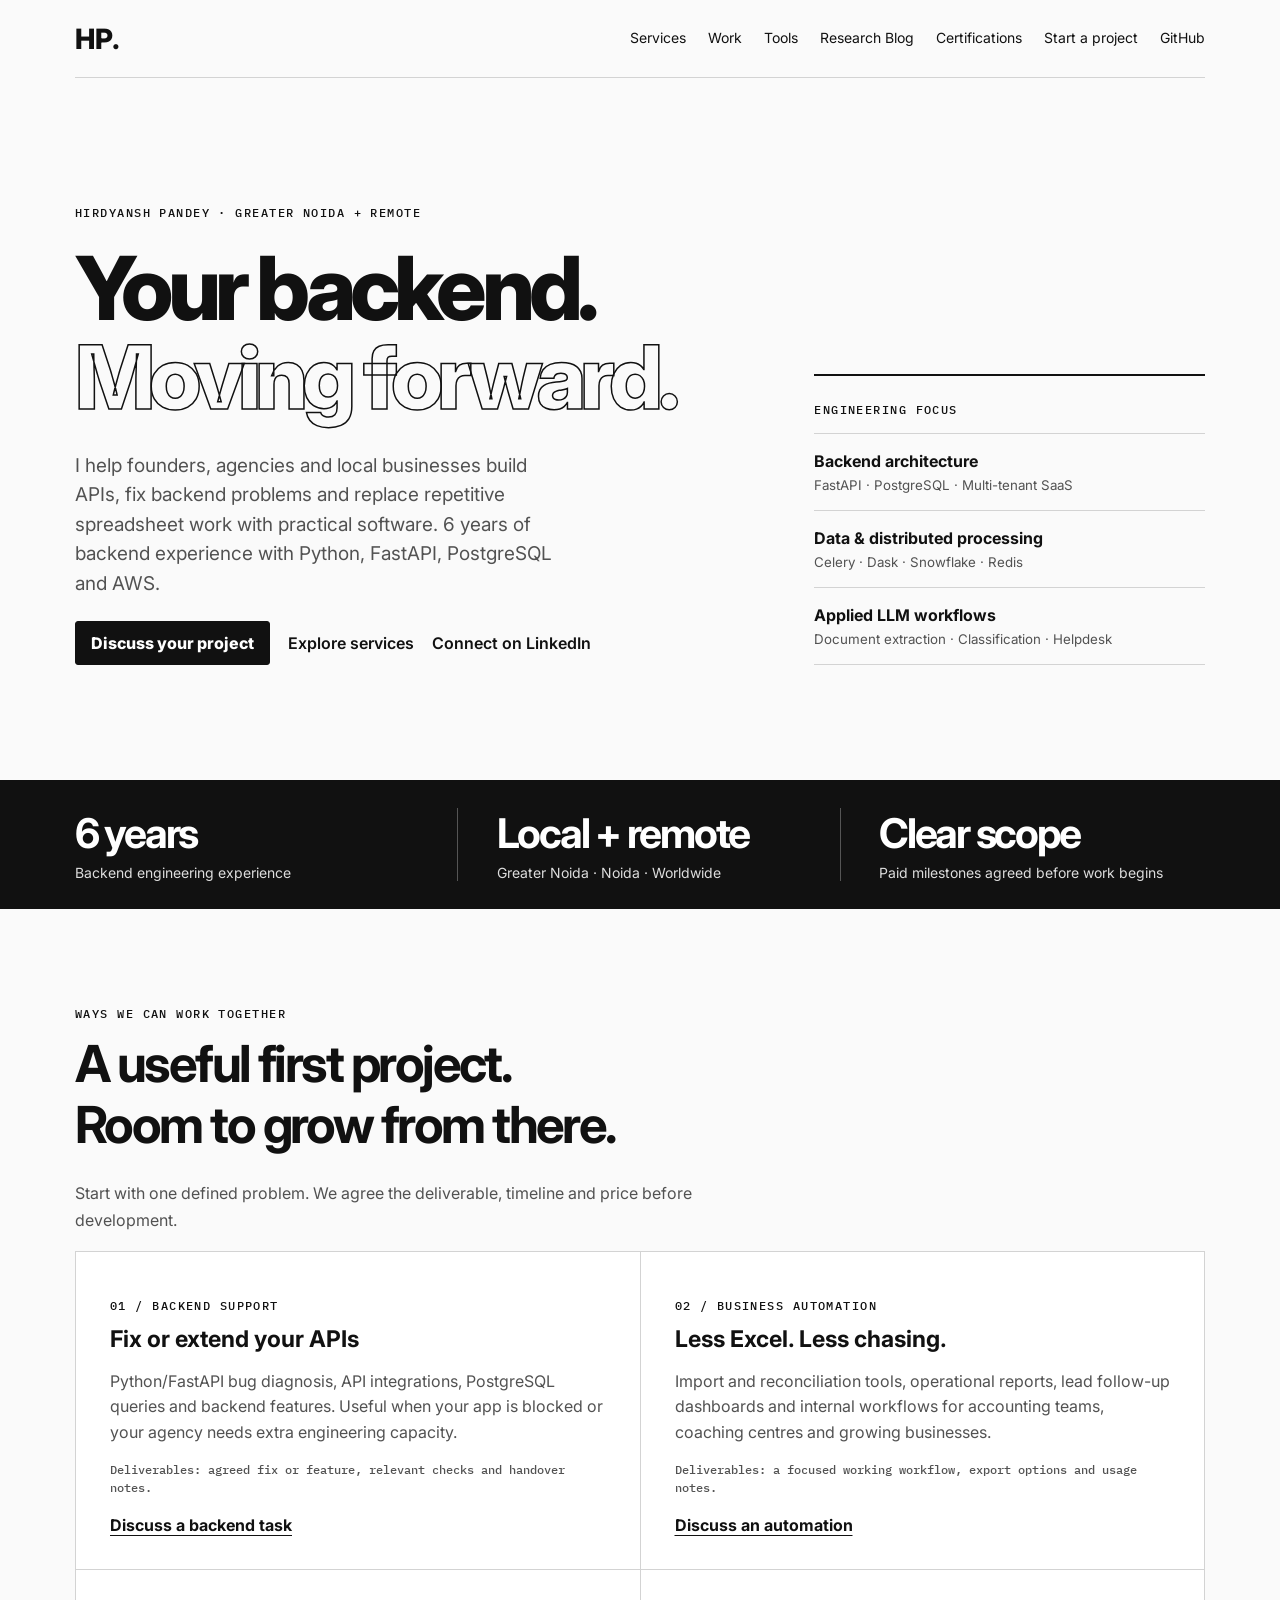
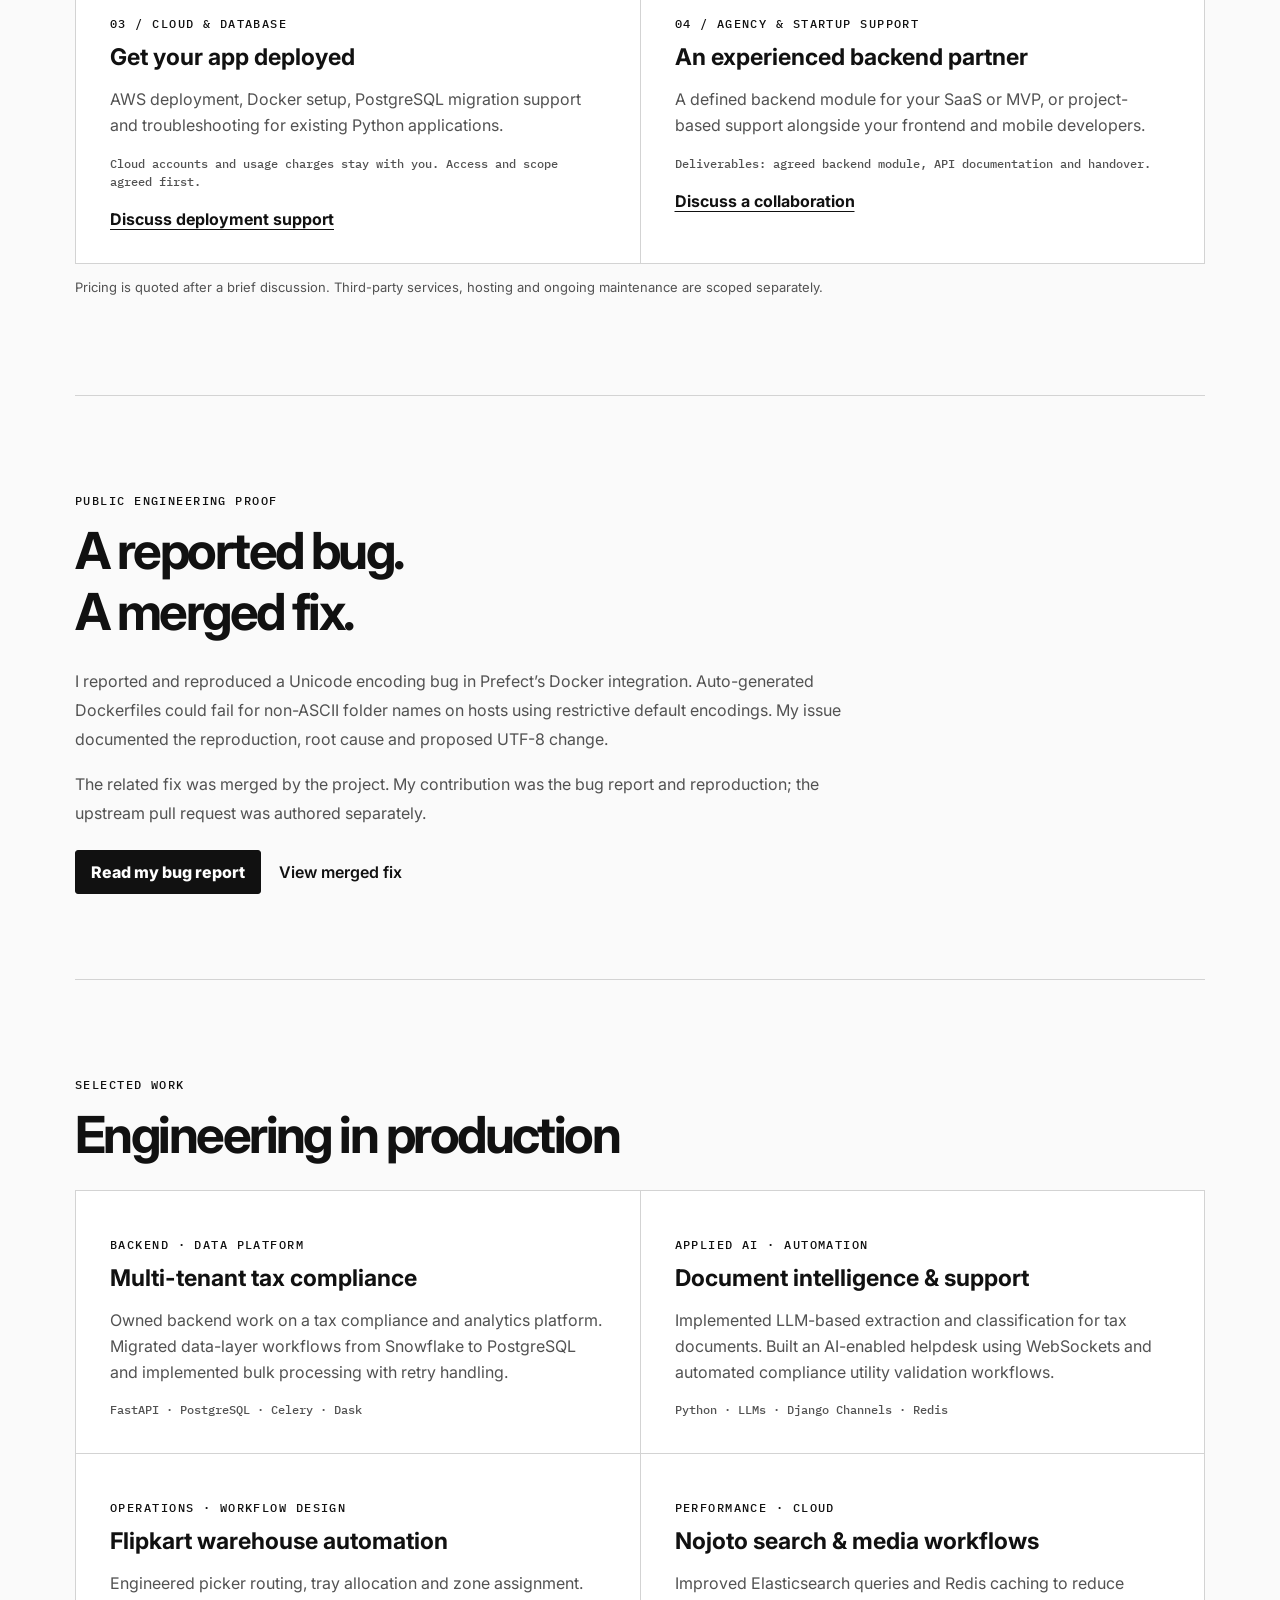
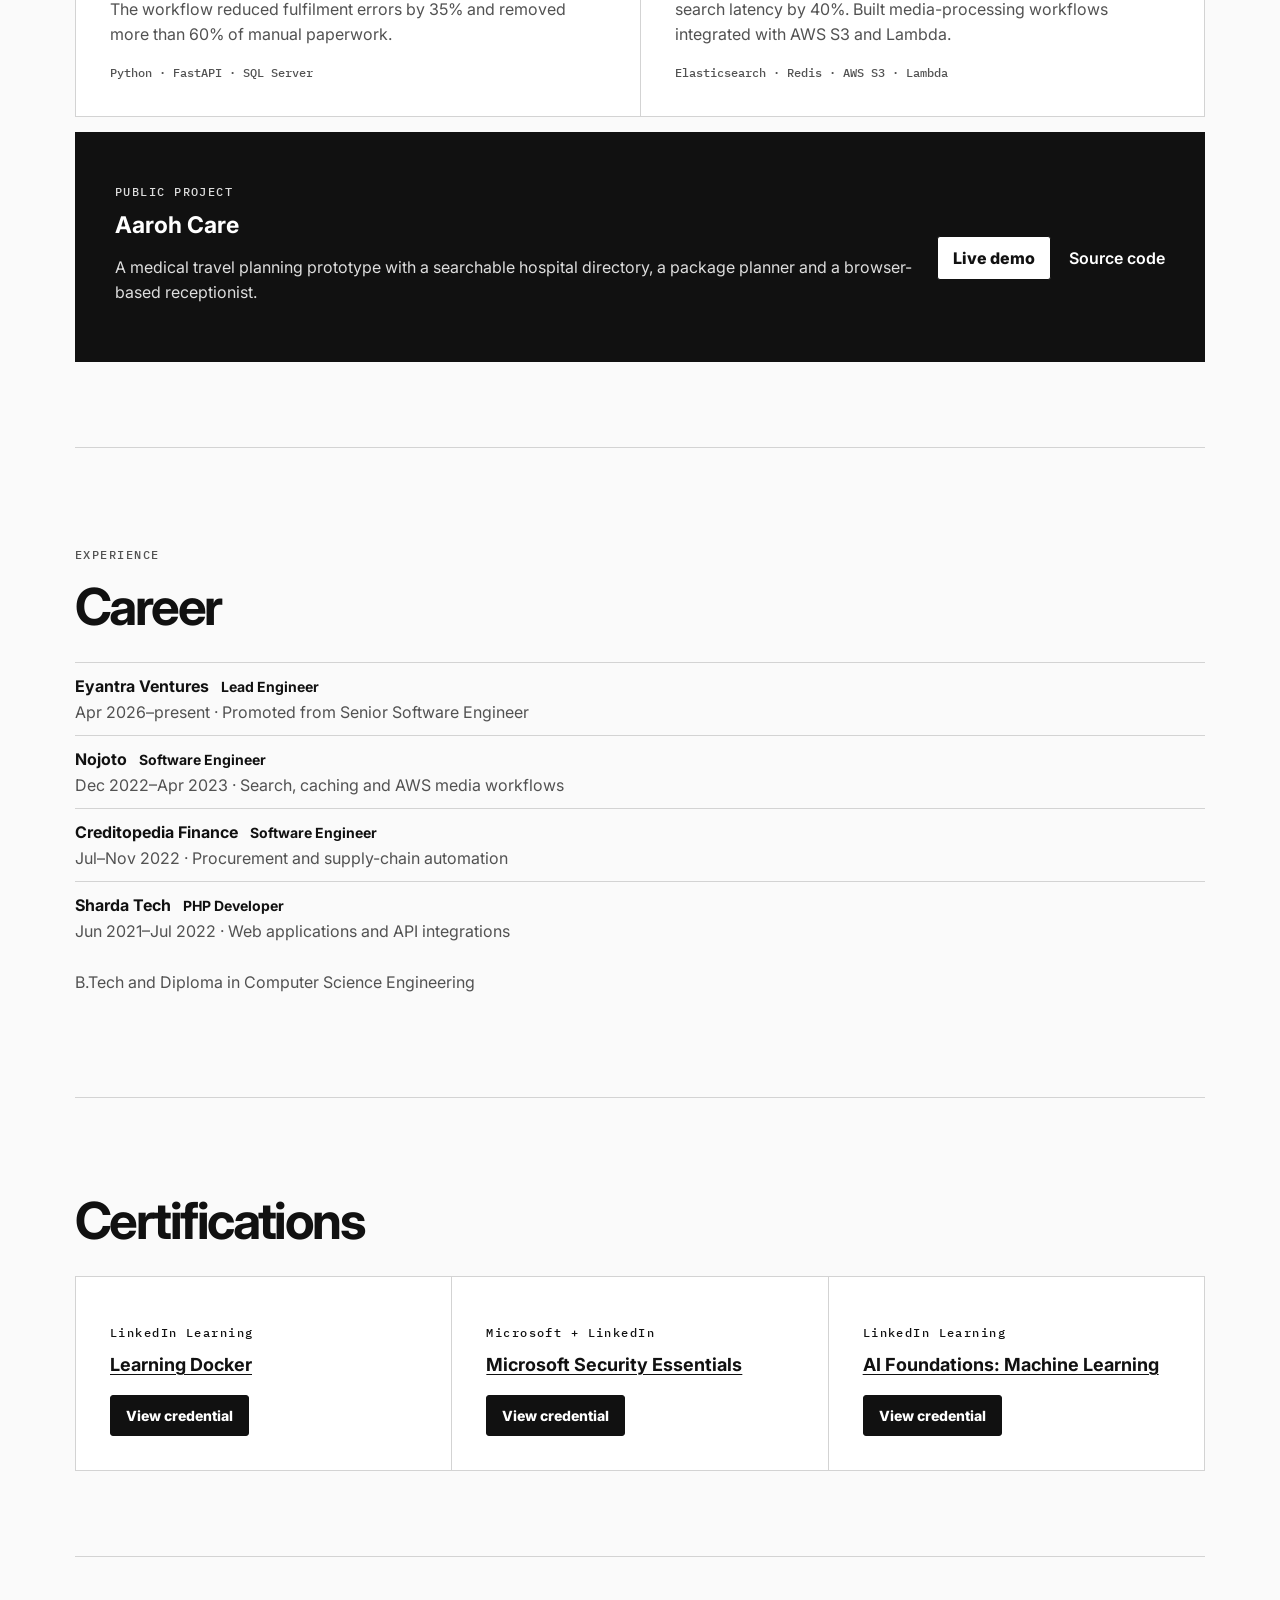
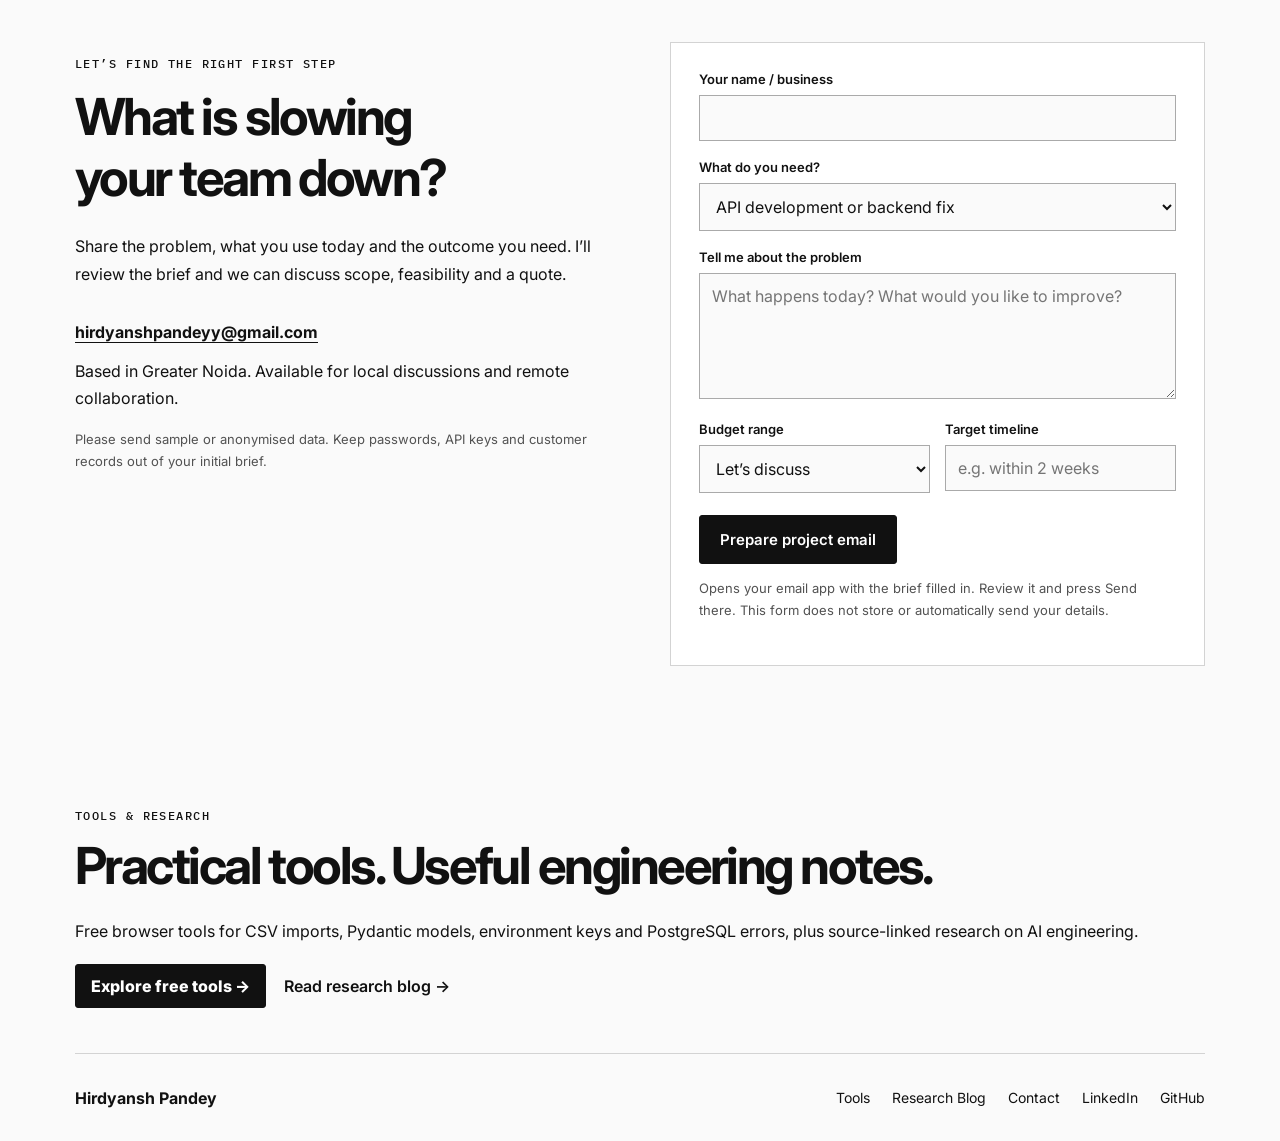
<file: index.html>
<!doctype html>
<html lang="en">
<head>
<meta charset="utf-8">
<meta name="viewport" content="width=device-width,initial-scale=1">
<meta name="description" content="Hire Hirdyansh Pandey for Python/FastAPI backend development, PostgreSQL, AWS deployments and business automation. Based in Greater Noida; available remotely.">
<title>Python & FastAPI Developer in Greater Noida | Hirdyansh Pandey</title>
<meta property="og:title" content="Hirdyansh Pandey — Backend Engineering & Business Automation">
<meta property="og:description" content="Python APIs, PostgreSQL, AWS and practical automation. Explore services and send a project brief.">
<meta property="og:type" content="website">
<link rel="stylesheet" href="style.css">
<link rel="stylesheet" href="/shared-layout.css"></head>
<body>
<a class="site-skip" href="#main-content">Skip to content</a><header id="site-header"><div class="site-shell"><a class="site-logo" href="/" aria-label="Hirdyansh Pandey home">HP<span>.</span></a><nav class="site-desktop-nav" aria-label="Main navigation"><a href="/#services">Services</a><a href="/#work">Work</a><a href="/tools/">Tools</a><a href="/blog/">Research Blog</a><a href="/#certifications">Certifications</a><a href="/#contact">Start a project</a><a href="https://github.com/hirdyanshpandey">GitHub</a></nav><details class="site-mobile-menu"><summary><span>Menu</span><span class="site-menu-icon" aria-hidden="true"></span></summary><nav aria-label="Mobile navigation"><a href="/#services">Services</a><a href="/#work">Work</a><a href="/tools/">Tools</a><a href="/blog/">Research Blog</a><a href="/#certifications">Certifications</a><a href="/#contact">Start a project</a><a href="https://github.com/hirdyanshpandey">GitHub</a></nav></details></div></header>
<main id="main-content">
<section class="wrap hero">
<div><p class="label">HIRDYANSH PANDEY · GREATER NOIDA + REMOTE</p><h1 class="client-heading">Your backend.<br><em>Moving forward.</em></h1><p class="intro">I help founders, agencies and local businesses build APIs, fix backend problems and replace repetitive spreadsheet work with practical software. 6 years of backend experience with Python, FastAPI, PostgreSQL and AWS.</p><div class="actions"><a class="button" href="#contact">Discuss your project </a><a class="quiet" href="#services">Explore services </a><a class="quiet" href="https://www.linkedin.com/in/hirdyanshpandey/">Connect on LinkedIn </a></div></div>
<aside class="profile"><p class="label">ENGINEERING FOCUS</p><ul><li><div><strong>Backend architecture</strong><small>FastAPI · PostgreSQL · Multi-tenant SaaS</small></div></li><li><div><strong>Data & distributed processing</strong><small>Celery · Dask · Snowflake · Redis</small></div></li><li><div><strong>Applied LLM workflows</strong><small>Document extraction · Classification · Helpdesk</small></div></li></ul></aside>
</section>
<div class="band"><div class="wrap metrics"><div><strong>6 years</strong><span>Backend engineering experience</span></div><div><strong>Local + remote</strong><span>Greater Noida · Noida · Worldwide</span></div><div><strong>Clear scope</strong><span>Paid milestones agreed before work begins</span></div></div></div>
<section id="services" class="wrap block"><p class="label">WAYS WE CAN WORK TOGETHER</p><h2>A useful first project.<br>Room to grow from there.</h2><p class="section-intro">Start with one defined problem. We agree the deliverable, timeline and price before development.</p><div class="cards">
<article><p class="tag">01 / BACKEND SUPPORT</p><h3>Fix or extend your APIs</h3><p>Python/FastAPI bug diagnosis, API integrations, PostgreSQL queries and backend features. Useful when your app is blocked or your agency needs extra engineering capacity.</p><small>Deliverables: agreed fix or feature, relevant checks and handover notes.</small><a class="service-link" href="#contact" data-service="API development or backend fix">Discuss a backend task </a></article>
<article><p class="tag">02 / BUSINESS AUTOMATION</p><h3>Less Excel. Less chasing.</h3><p>Import and reconciliation tools, operational reports, lead follow-up dashboards and internal workflows for accounting teams, coaching centres and growing businesses.</p><small>Deliverables: a focused working workflow, export options and usage notes.</small><a class="service-link" href="#contact" data-service="Excel, reporting or workflow automation">Discuss an automation </a></article>
<article><p class="tag">03 / CLOUD &amp; DATABASE</p><h3>Get your app deployed</h3><p>AWS deployment, Docker setup, PostgreSQL migration support and troubleshooting for existing Python applications.</p><small>Cloud accounts and usage charges stay with you. Access and scope agreed first.</small><a class="service-link" href="#contact" data-service="AWS, Docker or PostgreSQL support">Discuss deployment support </a></article>
<article><p class="tag">04 / AGENCY &amp; STARTUP SUPPORT</p><h3>An experienced backend partner</h3><p>A defined backend module for your SaaS or MVP, or project-based support alongside your frontend and mobile developers.</p><small>Deliverables: agreed backend module, API documentation and handover.</small><a class="service-link" href="#contact" data-service="SaaS module or agency collaboration">Discuss a collaboration </a></article>
</div><p class="scope-note">Pricing is quoted after a brief discussion. Third-party services, hosting and ongoing maintenance are scoped separately.</p></section>
<section id="contribution" class="wrap block proof"><p class="label">PUBLIC ENGINEERING PROOF</p><h2>A reported bug.<br>A merged fix.</h2><p>I reported and reproduced a Unicode encoding bug in Prefect’s Docker integration. Auto-generated Dockerfiles could fail for non-ASCII folder names on hosts using restrictive default encodings. My issue documented the reproduction, root cause and proposed UTF-8 change.</p><p>The related fix was merged by the project. My contribution was the bug report and reproduction; the upstream pull request was authored separately.</p><div class="actions"><a class="button" href="https://github.com/PrefectHQ/prefect/issues/23928">Read my bug report </a><a class="quiet" href="https://github.com/PrefectHQ/prefect/pull/23929">View merged fix </a></div></section>
<section id="work" class="wrap block"><p class="label">SELECTED WORK</p><h2>Engineering in production</h2>
<div class="cards">
<article><p class="tag">BACKEND · DATA PLATFORM</p><h3>Multi-tenant tax compliance</h3><p>Owned backend work on a tax compliance and analytics platform. Migrated data-layer workflows from Snowflake to PostgreSQL and implemented bulk processing with retry handling.</p><small>FastAPI · PostgreSQL · Celery · Dask</small></article>
<article><p class="tag">APPLIED AI · AUTOMATION</p><h3>Document intelligence & support</h3><p>Implemented LLM-based extraction and classification for tax documents. Built an AI-enabled helpdesk using WebSockets and automated compliance utility validation workflows.</p><small>Python · LLMs · Django Channels · Redis</small></article>
<article><p class="tag">OPERATIONS · WORKFLOW DESIGN</p><h3>Flipkart warehouse automation</h3><p>Engineered picker routing, tray allocation and zone assignment. The workflow reduced fulfilment errors by 35% and removed more than 60% of manual paperwork.</p><small>Python · FastAPI · SQL Server</small></article>
<article><p class="tag">PERFORMANCE · CLOUD</p><h3>Nojoto search & media workflows</h3><p>Improved Elasticsearch queries and Redis caching to reduce search latency by 40%. Built media-processing workflows integrated with AWS S3 and Lambda.</p><small>Elasticsearch · Redis · AWS S3 · Lambda</small></article>
</div>
<article class="project"><div><p class="label">PUBLIC PROJECT</p><h3>Aaroh Care</h3><p>A medical travel planning prototype with a searchable hospital directory, a package planner and a browser-based receptionist.</p></div><div class="actions"><a class="button" href="https://hirdyanshpandey.github.io/aaroh-care/">Live demo </a><a class="quiet" href="https://github.com/hirdyanshpandey/aaroh-care">Source code </a></div></article></section>
<section id="experience" class="wrap block experience"><p class="label">EXPERIENCE</p><h2>Career</h2><dl><div><dt>Eyantra Ventures <span>Lead Engineer</span></dt><dd>Apr 2026–present · Promoted from Senior Software Engineer</dd></div><div><dt>Nojoto <span>Software Engineer</span></dt><dd>Dec 2022–Apr 2023 · Search, caching and AWS media workflows</dd></div><div><dt>Creditopedia Finance <span>Software Engineer</span></dt><dd>Jul–Nov 2022 · Procurement and supply-chain automation</dd></div><div><dt>Sharda Tech <span>PHP Developer</span></dt><dd>Jun 2021–Jul 2022 · Web applications and API integrations</dd></div></dl><p>B.Tech and Diploma in Computer Science Engineering</p></section>
<section id="certifications" class="wrap block experience"><h2>Certifications</h2><div class="cards">
<article><p class="tag">LinkedIn Learning</p><h3><a class="credential-title" href="https://www.linkedin.com/learning/certificates/b9e47a08576c7d17a036546944f87c91c69632b30165d6b717b309fcb50dcc35">Learning Docker</a></h3><a class="button credential-button" href="https://www.linkedin.com/learning/certificates/b9e47a08576c7d17a036546944f87c91c69632b30165d6b717b309fcb50dcc35" aria-label="View credential for Learning Docker">View credential </a></article>
<article><p class="tag">Microsoft + LinkedIn</p><h3><a class="credential-title" href="https://www.linkedin.com/learning/certificates/6c83e44b8bb872f08cd0ffd88f3de57babf5596600141dce303d3a83364e5cf9">Microsoft Security Essentials</a></h3><a class="button credential-button" href="https://www.linkedin.com/learning/certificates/6c83e44b8bb872f08cd0ffd88f3de57babf5596600141dce303d3a83364e5cf9" aria-label="View credential for Microsoft Security Essentials">View credential </a></article>
<article><p class="tag">LinkedIn Learning</p><h3><a class="credential-title" href="https://www.linkedin.com/learning/certificates/f20b2ac0abb1ff730417a782c0e15e5bc40a01b0051803b56dd38a17c3dead59">AI Foundations: Machine Learning</a></h3><a class="button credential-button" href="https://www.linkedin.com/learning/certificates/f20b2ac0abb1ff730417a782c0e15e5bc40a01b0051803b56dd38a17c3dead59" aria-label="View credential for AI Foundations: Machine Learning">View credential </a></article>
</div></section>
<section id="contact" class="wrap block contact-section"><div><p class="label">LET’S FIND THE RIGHT FIRST STEP</p><h2>What is slowing<br>your team down?</h2><p>Share the problem, what you use today and the outcome you need. I’ll review the brief and we can discuss scope, feasibility and a quote.</p><a class="service-link" href="mailto:hirdyanshpandeyy@gmail.com">hirdyanshpandeyy@gmail.com </a><p>Based in Greater Noida. Available for local discussions and remote collaboration.</p><p class="scope-note">Please send sample or anonymised data. Keep passwords, API keys and customer records out of your initial brief.</p></div><form id="brief-form"><label for="client-name">Your name / business</label><input id="client-name" name="name" required maxlength="120" autocomplete="name"><label for="service">What do you need?</label><select id="service" name="service"><option>API development or backend fix</option><option>Excel, reporting or workflow automation</option><option>AWS, Docker or PostgreSQL support</option><option>SaaS module or agency collaboration</option><option>Help defining the scope</option></select><label for="brief">Tell me about the problem</label><textarea id="brief" name="brief" required minlength="20" maxlength="4000" rows="5" placeholder="What happens today? What would you like to improve?"></textarea><div class="form-row"><div><label for="budget">Budget range</label><select id="budget"><option>Let’s discuss</option><option>Under ₹10,000</option><option>₹10,000–₹25,000</option><option>₹25,000–₹50,000</option><option>₹50,000+</option></select></div><div><label for="timeline">Target timeline</label><input id="timeline" maxlength="100" placeholder="e.g. within 2 weeks"></div></div><button class="button" type="submit">Prepare project email </button><p class="scope-note">Opens your email app with the brief filled in. Review it and press Send there. This form does not store or automatically send your details.</p><p id="form-status" role="status" aria-live="polite"></p></form></section><section class="wrap" aria-label="Tools and research" style="padding-top:45px;padding-bottom:45px"><p class="label">TOOLS &amp; RESEARCH</p><h2>Practical tools. Useful engineering notes.</h2><p>Free browser tools for CSV imports, Pydantic models, environment keys and PostgreSQL errors, plus source-linked research on AI engineering.</p><div class="actions"><a class="button" href="/tools/">Explore free tools →</a><a class="quiet" href="/blog/">Read research blog →</a></div></section>
</main>
<script src="client.js" defer></script>
<footer id="site-footer"><div class="site-shell"><a class="site-owner" href="/">Hirdyansh Pandey</a><nav aria-label="Footer navigation"><a href="/tools/">Tools</a><a href="/blog/">Research Blog</a><a href="/#contact">Contact</a><a href="https://www.linkedin.com/in/hirdyanshpandey/">LinkedIn</a><a href="https://github.com/hirdyanshpandey">GitHub</a></nav></div></footer>
</body>
</html>
</file>
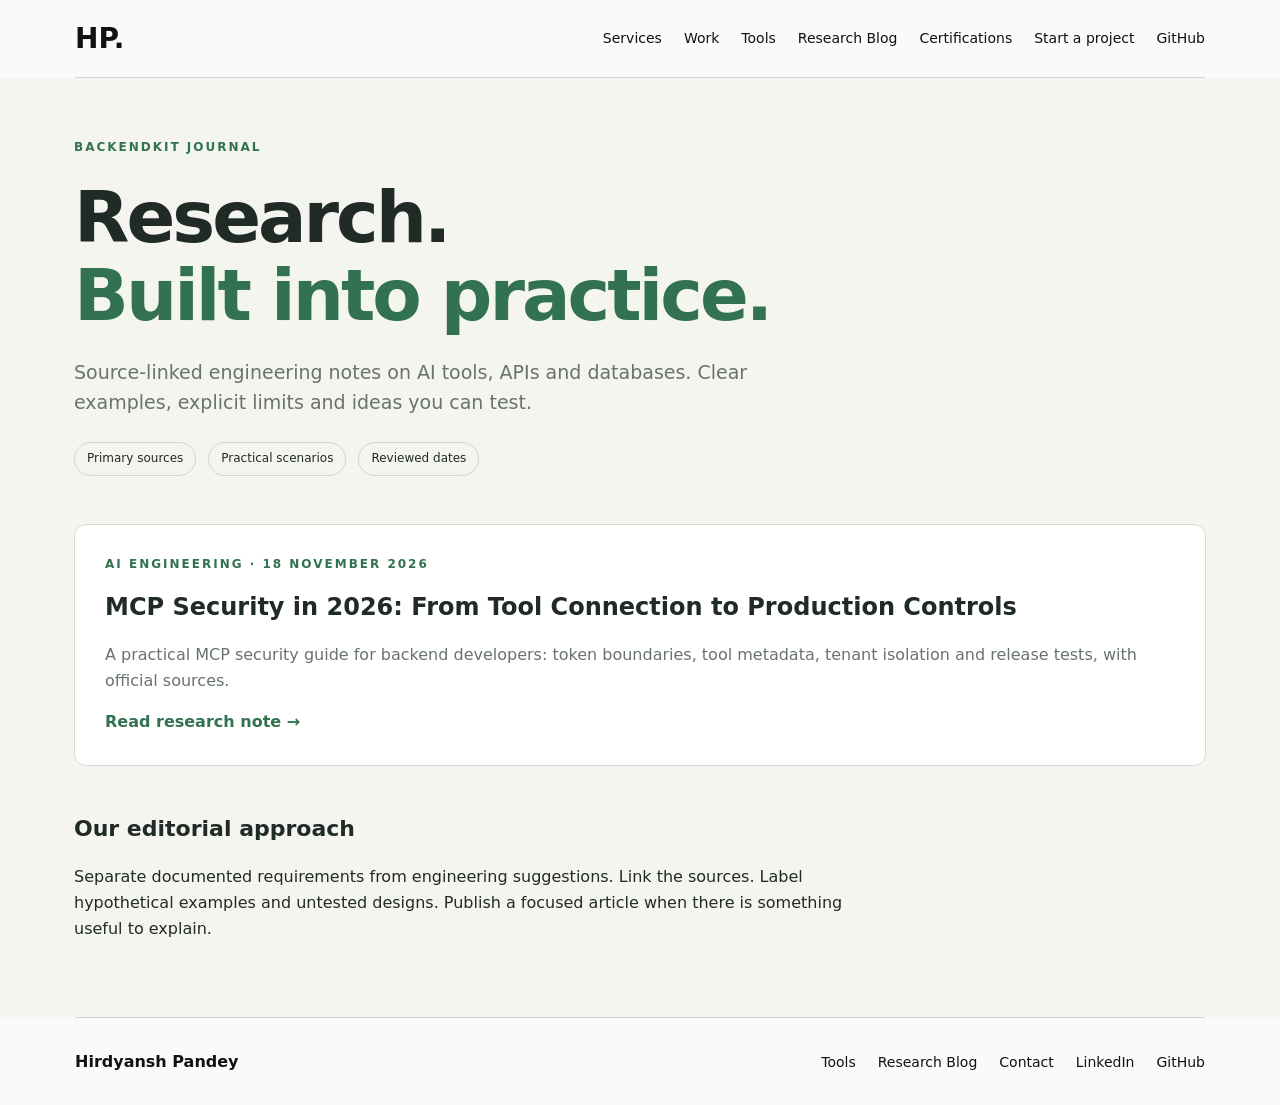
<file: blog.html>
<!doctype html><html lang="en"><head><meta charset="utf-8"><meta name="viewport" content="width=device-width,initial-scale=1"><title>Research & Engineering Blog | BackendKit</title><meta name="description" content="Practical research notes for backend developers covering MCP, AI tools, APIs and databases with primary sources."><meta property="og:title" content="Research & Engineering Blog | BackendKit"><meta property="og:description" content="Practical research notes for backend developers covering MCP, AI tools, APIs and databases with primary sources."><meta property="og:type" content="website"><link rel="stylesheet" href="/backendkit-style.css"><script type="application/ld+json">{"@context": "https://schema.org", "@type": "Blog", "name": "BackendKit Research & Engineering"}</script><link rel="stylesheet" href="/shared-layout.css"></head><body><a class="site-skip" href="#main-content">Skip to content</a><header id="site-header"><div class="site-shell"><a class="site-logo" href="/" aria-label="Hirdyansh Pandey home">HP<span>.</span></a><nav class="site-desktop-nav" aria-label="Main navigation"><a href="/#services">Services</a><a href="/#work">Work</a><a href="/tools/">Tools</a><a href="/blog/">Research Blog</a><a href="/#certifications">Certifications</a><a href="/#contact">Start a project</a><a href="https://github.com/hirdyanshpandey">GitHub</a></nav><details class="site-mobile-menu"><summary><span>Menu</span><span class="site-menu-icon" aria-hidden="true"></span></summary><nav aria-label="Mobile navigation"><a href="/#services">Services</a><a href="/#work">Work</a><a href="/tools/">Tools</a><a href="/blog/">Research Blog</a><a href="/#certifications">Certifications</a><a href="/#contact">Start a project</a><a href="https://github.com/hirdyanshpandey">GitHub</a></nav></details></div></header><main id="main-content"><div class="eyebrow">BACKENDKIT JOURNAL</div><h1>Research.<br><span>Built into practice.</span></h1><p class="lead">Source-linked engineering notes on AI tools, APIs and databases. Clear examples, explicit limits and ideas you can test.</p><div class="badges"><span>Primary sources</span><span>Practical scenarios</span><span>Reviewed dates</span></div><a class="card" style="display:block" href="/blog/mcp-security-checklist-2026/"><div class="eyebrow">AI ENGINEERING · 18 NOVEMBER 2026</div><h2>MCP Security in 2026: From Tool Connection to Production Controls</h2><p>A practical MCP security guide for backend developers: token boundaries, tool metadata, tenant isolation and release tests, with official sources.</p><span class="arrow">Read research note →</span></a><section class="help"><h2>Our editorial approach</h2><p>Separate documented requirements from engineering suggestions. Link the sources. Label hypothetical examples and untested designs. Publish a focused article when there is something useful to explain.</p></section></main><footer id="site-footer"><div class="site-shell"><a class="site-owner" href="/">Hirdyansh Pandey</a><nav aria-label="Footer navigation"><a href="/tools/">Tools</a><a href="/blog/">Research Blog</a><a href="/#contact">Contact</a><a href="https://www.linkedin.com/in/hirdyanshpandey/">LinkedIn</a><a href="https://github.com/hirdyanshpandey">GitHub</a></nav></div></footer></body></html>
</file>
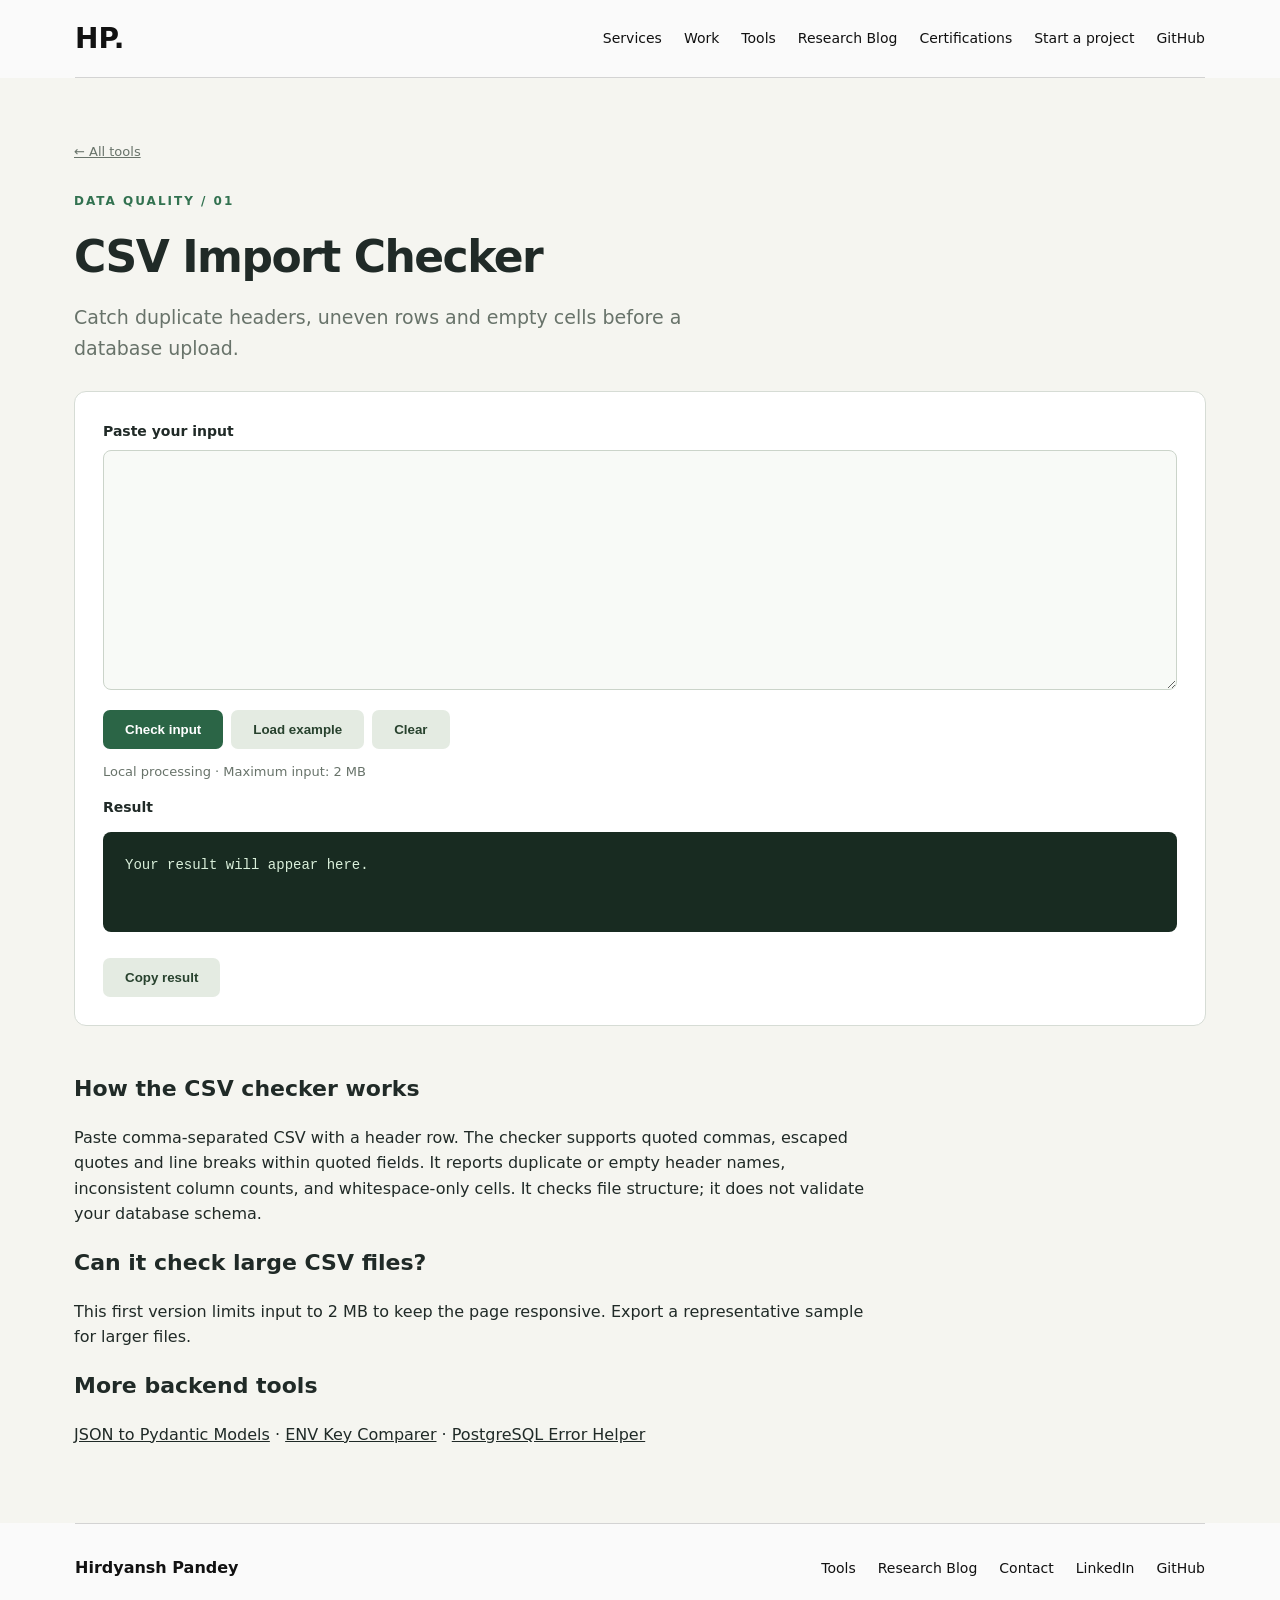
<file: csv-import-checker.html>
<!doctype html><html lang="en"><head><meta charset="utf-8"><meta name="viewport" content="width=device-width,initial-scale=1"><title>CSV Import Checker | BackendKit</title><meta name="description" content="Catch duplicate headers, uneven rows and empty cells before a database upload."><meta property="og:title" content="CSV Import Checker | BackendKit"><meta property="og:description" content="Catch duplicate headers, uneven rows and empty cells before a database upload."><meta property="og:type" content="website"><link rel="stylesheet" href="/backendkit-style.css"><script type="application/ld+json">{"@context": "https://schema.org", "@type": "WebApplication", "name": "CSV Import Checker", "applicationCategory": "DeveloperApplication", "operatingSystem": "Any", "offers": {"@type": "Offer", "price": "0", "priceCurrency": "USD"}}</script><link rel="stylesheet" href="/shared-layout.css"></head><body><a class="site-skip" href="#main-content">Skip to content</a><header id="site-header"><div class="site-shell"><a class="site-logo" href="/" aria-label="Hirdyansh Pandey home">HP<span>.</span></a><nav class="site-desktop-nav" aria-label="Main navigation"><a href="/#services">Services</a><a href="/#work">Work</a><a href="/tools/">Tools</a><a href="/blog/">Research Blog</a><a href="/#certifications">Certifications</a><a href="/#contact">Start a project</a><a href="https://github.com/hirdyanshpandey">GitHub</a></nav><details class="site-mobile-menu"><summary><span>Menu</span><span class="site-menu-icon" aria-hidden="true"></span></summary><nav aria-label="Mobile navigation"><a href="/#services">Services</a><a href="/#work">Work</a><a href="/tools/">Tools</a><a href="/blog/">Research Blog</a><a href="/#certifications">Certifications</a><a href="/#contact">Start a project</a><a href="https://github.com/hirdyanshpandey">GitHub</a></nav></details></div></header><main id="main-content"><a class="muted" href="/tools/">← All tools</a><div class="eyebrow" style="margin-top:28px">DATA QUALITY / 01</div><h1 class="tooltitle">CSV Import Checker</h1><p class="lead">Catch duplicate headers, uneven rows and empty cells before a database upload.</p><div class="panel"><div class="split" style="display:block"><div><label for="input">Paste your input</label><textarea id="input" spellcheck="false"></textarea></div></div><button id="run">Check input</button><button id="sample" class="secondary">Load example</button><button id="clear" class="secondary">Clear</button><p class="muted">Local processing · Maximum input: 2 MB</p><label for="output">Result</label><pre id="output" role="status" aria-live="polite">Your result will appear here.</pre><button id="copy" class="secondary">Copy result</button><span id="status" aria-live="polite"></span></div><section class="help"><h2>How the CSV checker works</h2><p>Paste comma-separated CSV with a header row. The checker supports quoted commas, escaped quotes and line breaks within quoted fields. It reports duplicate or empty header names, inconsistent column counts, and whitespace-only cells. It checks file structure; it does not validate your database schema.</p><h2>Can it check large CSV files?</h2><p>This first version limits input to 2 MB to keep the page responsive. Export a representative sample for larger files.</p><h2>More backend tools</h2><p><a href="/json-to-pydantic/">JSON to Pydantic Models</a> · <a href="/env-key-diff/">ENV Key Comparer</a> · <a href="/postgres-error-helper/">PostgreSQL Error Helper</a></p></section><script>window.TOOL="csv-import-checker";window.EXAMPLE="id,name,email\n1,Asha,asha@example.com\n2,Ravi\n3,,ravi@example.com";</script><script src="/backendkit-tools.js"></script></main><footer id="site-footer"><div class="site-shell"><a class="site-owner" href="/">Hirdyansh Pandey</a><nav aria-label="Footer navigation"><a href="/tools/">Tools</a><a href="/blog/">Research Blog</a><a href="/#contact">Contact</a><a href="https://www.linkedin.com/in/hirdyanshpandey/">LinkedIn</a><a href="https://github.com/hirdyanshpandey">GitHub</a></nav></div></footer></body></html>
</file>
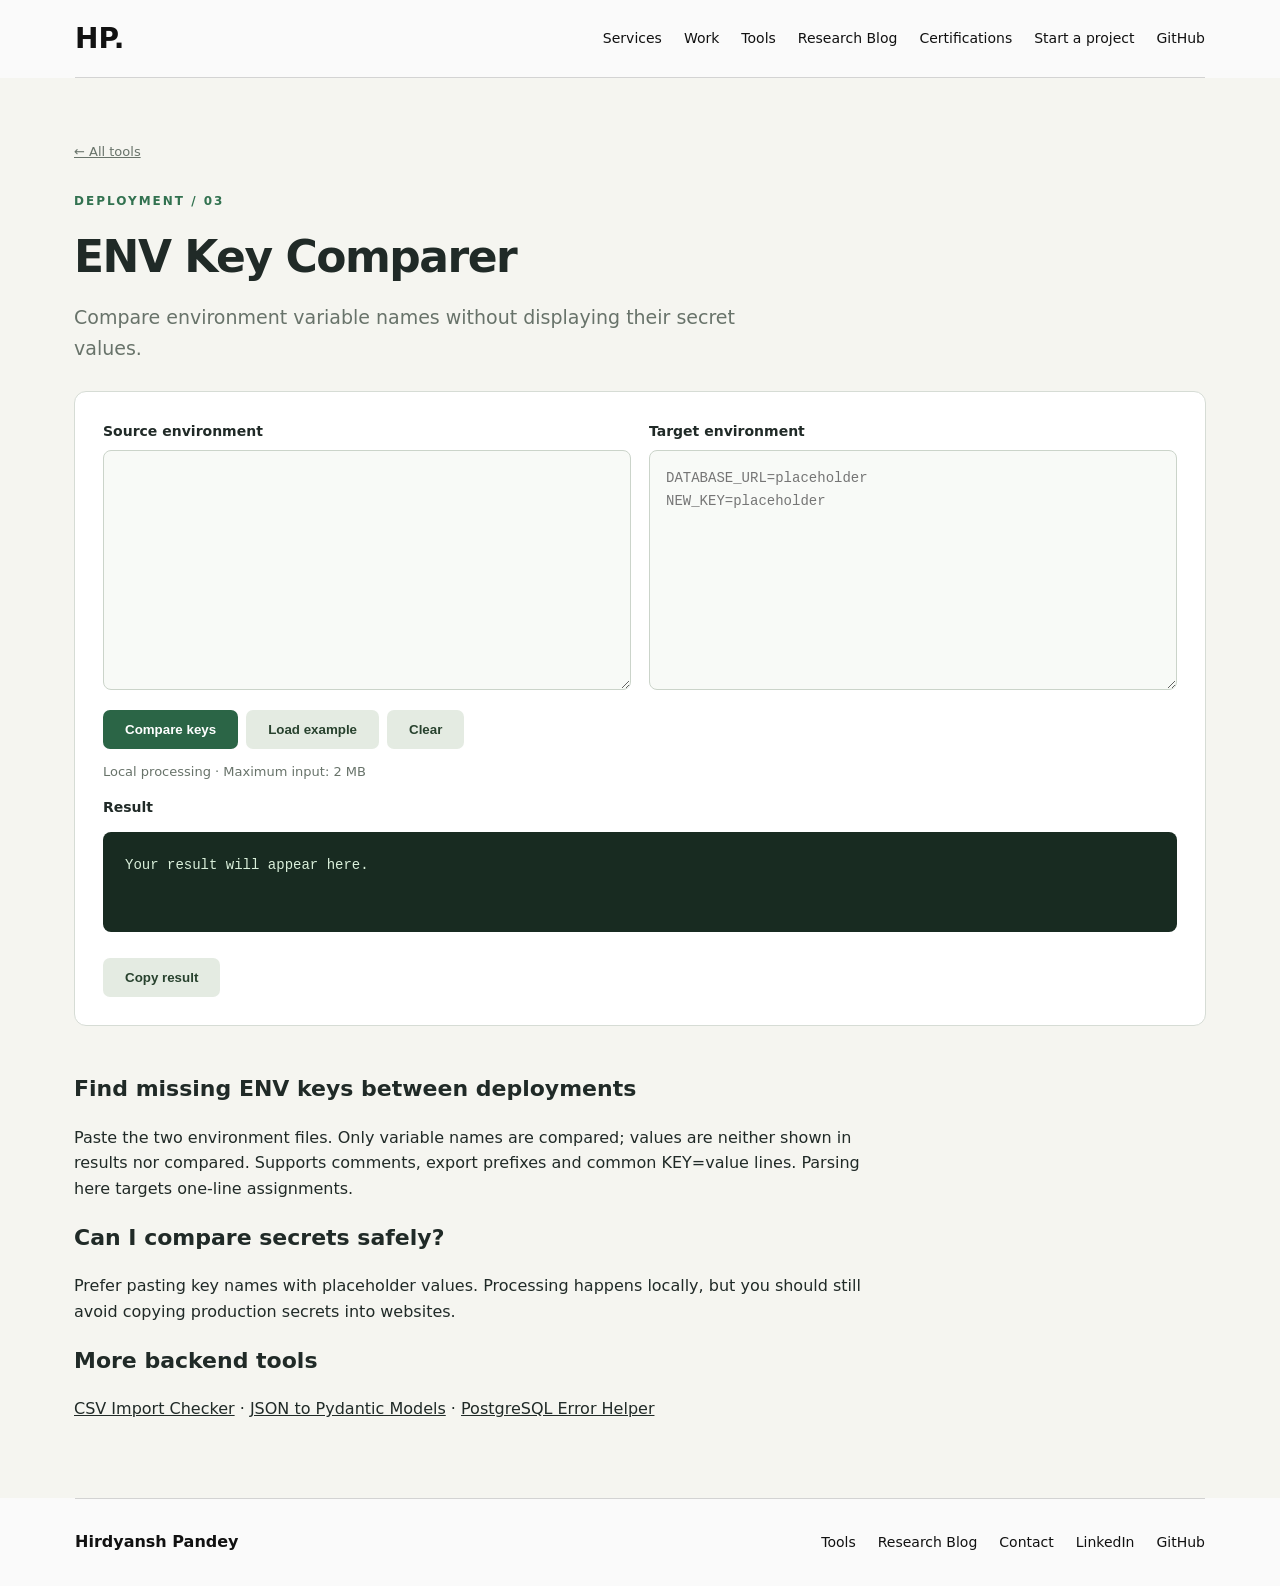
<file: env-key-diff.html>
<!doctype html><html lang="en"><head><meta charset="utf-8"><meta name="viewport" content="width=device-width,initial-scale=1"><title>ENV Key Comparer | BackendKit</title><meta name="description" content="Compare environment variable names without displaying their secret values."><meta property="og:title" content="ENV Key Comparer | BackendKit"><meta property="og:description" content="Compare environment variable names without displaying their secret values."><meta property="og:type" content="website"><link rel="stylesheet" href="/backendkit-style.css"><script type="application/ld+json">{"@context": "https://schema.org", "@type": "WebApplication", "name": "ENV Key Comparer", "applicationCategory": "DeveloperApplication", "operatingSystem": "Any", "offers": {"@type": "Offer", "price": "0", "priceCurrency": "USD"}}</script><link rel="stylesheet" href="/shared-layout.css"></head><body><a class="site-skip" href="#main-content">Skip to content</a><header id="site-header"><div class="site-shell"><a class="site-logo" href="/" aria-label="Hirdyansh Pandey home">HP<span>.</span></a><nav class="site-desktop-nav" aria-label="Main navigation"><a href="/#services">Services</a><a href="/#work">Work</a><a href="/tools/">Tools</a><a href="/blog/">Research Blog</a><a href="/#certifications">Certifications</a><a href="/#contact">Start a project</a><a href="https://github.com/hirdyanshpandey">GitHub</a></nav><details class="site-mobile-menu"><summary><span>Menu</span><span class="site-menu-icon" aria-hidden="true"></span></summary><nav aria-label="Mobile navigation"><a href="/#services">Services</a><a href="/#work">Work</a><a href="/tools/">Tools</a><a href="/blog/">Research Blog</a><a href="/#certifications">Certifications</a><a href="/#contact">Start a project</a><a href="https://github.com/hirdyanshpandey">GitHub</a></nav></details></div></header><main id="main-content"><a class="muted" href="/tools/">← All tools</a><div class="eyebrow" style="margin-top:28px">DEPLOYMENT / 03</div><h1 class="tooltitle">ENV Key Comparer</h1><p class="lead">Compare environment variable names without displaying their secret values.</p><div class="panel"><div class="split" style=""><div><label for="input">Source environment</label><textarea id="input" spellcheck="false"></textarea></div><div><label for="input2">Target environment</label><textarea id="input2" spellcheck="false" placeholder="DATABASE_URL=placeholder&#10;NEW_KEY=placeholder"></textarea></div></div><button id="run">Compare keys</button><button id="sample" class="secondary">Load example</button><button id="clear" class="secondary">Clear</button><p class="muted">Local processing · Maximum input: 2 MB</p><label for="output">Result</label><pre id="output" role="status" aria-live="polite">Your result will appear here.</pre><button id="copy" class="secondary">Copy result</button><span id="status" aria-live="polite"></span></div><section class="help"><h2>Find missing ENV keys between deployments</h2><p>Paste the two environment files. Only variable names are compared; values are neither shown in results nor compared. Supports comments, export prefixes and common KEY=value lines. Parsing here targets one-line assignments.</p><h2>Can I compare secrets safely?</h2><p>Prefer pasting key names with placeholder values. Processing happens locally, but you should still avoid copying production secrets into websites.</p><h2>More backend tools</h2><p><a href="/csv-import-checker/">CSV Import Checker</a> · <a href="/json-to-pydantic/">JSON to Pydantic Models</a> · <a href="/postgres-error-helper/">PostgreSQL Error Helper</a></p></section><script>window.TOOL="env-key-diff";window.EXAMPLE="DATABASE_URL=postgresql://example\nREDIS_URL=redis://example\nDEBUG=false";</script><script src="/backendkit-tools.js"></script></main><footer id="site-footer"><div class="site-shell"><a class="site-owner" href="/">Hirdyansh Pandey</a><nav aria-label="Footer navigation"><a href="/tools/">Tools</a><a href="/blog/">Research Blog</a><a href="/#contact">Contact</a><a href="https://www.linkedin.com/in/hirdyanshpandey/">LinkedIn</a><a href="https://github.com/hirdyanshpandey">GitHub</a></nav></div></footer></body></html>
</file>
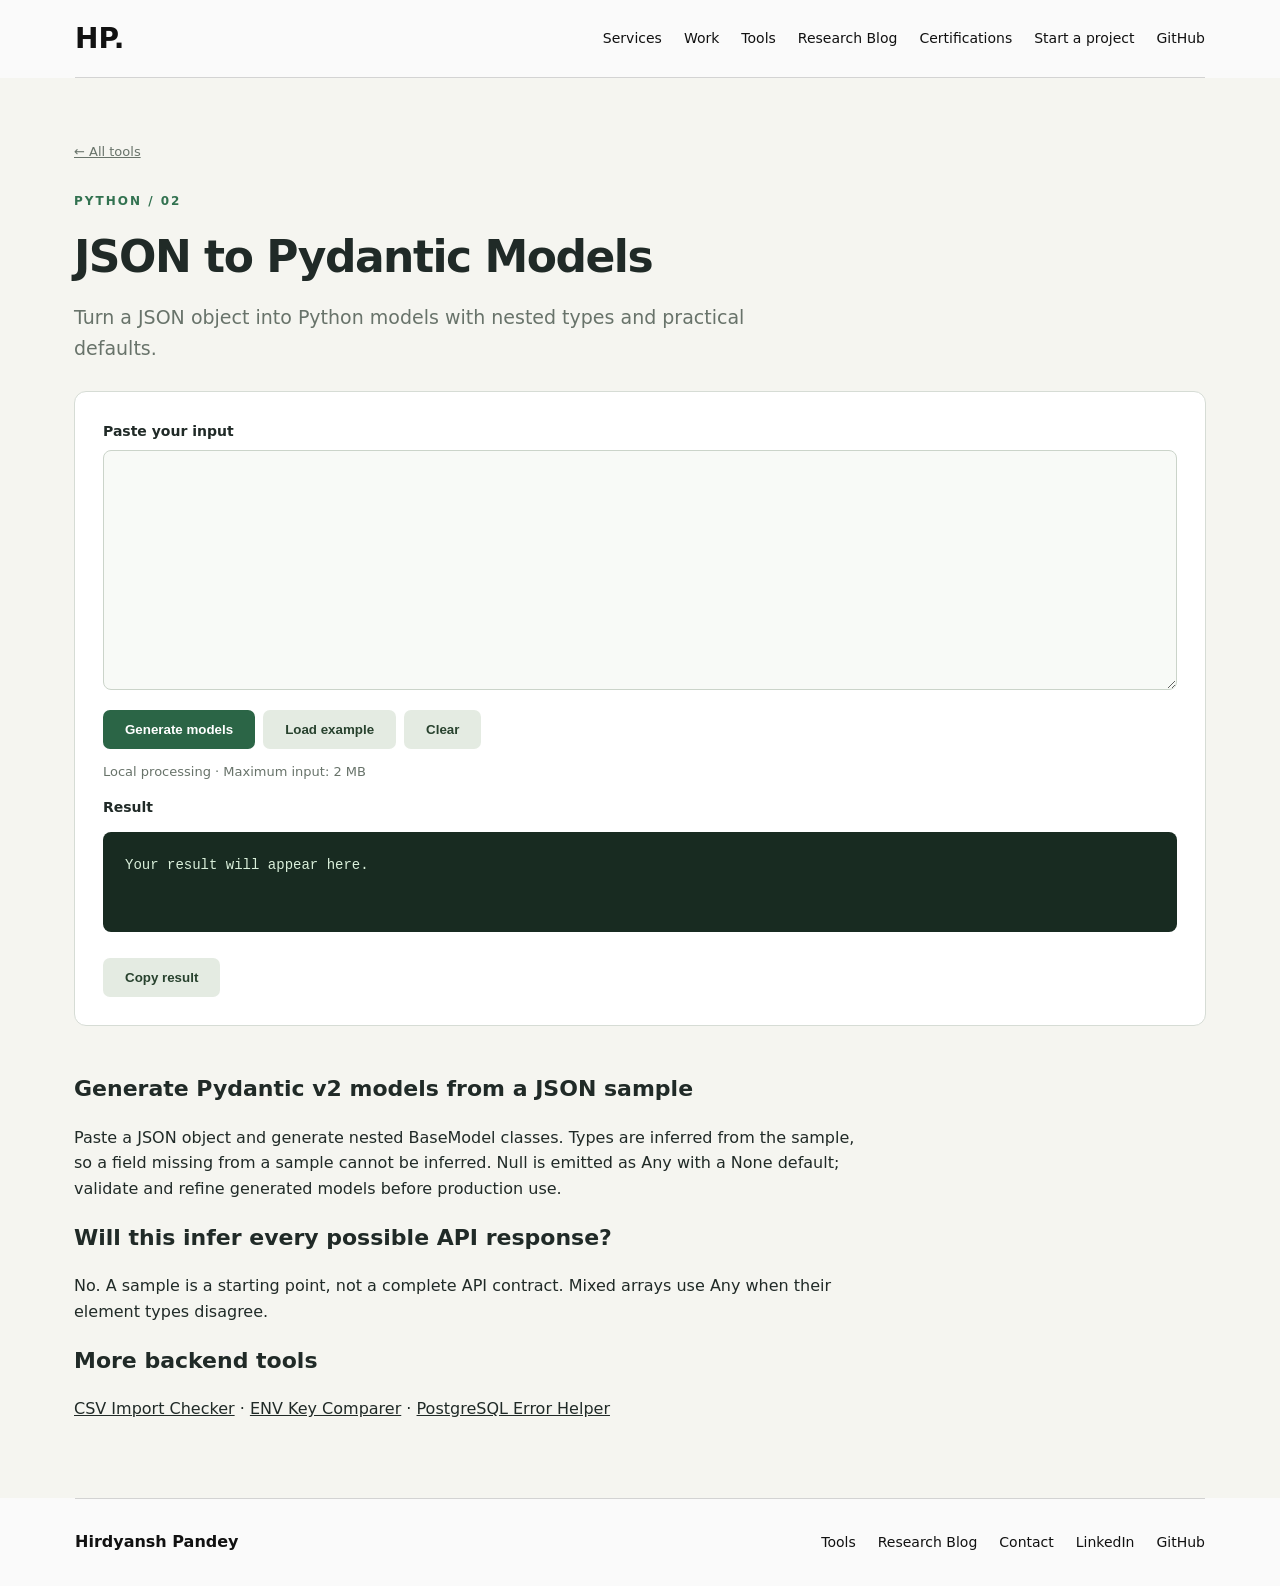
<file: json-to-pydantic.html>
<!doctype html><html lang="en"><head><meta charset="utf-8"><meta name="viewport" content="width=device-width,initial-scale=1"><title>JSON to Pydantic Models | BackendKit</title><meta name="description" content="Turn a JSON object into Python models with nested types and practical defaults."><meta property="og:title" content="JSON to Pydantic Models | BackendKit"><meta property="og:description" content="Turn a JSON object into Python models with nested types and practical defaults."><meta property="og:type" content="website"><link rel="stylesheet" href="/backendkit-style.css"><script type="application/ld+json">{"@context": "https://schema.org", "@type": "WebApplication", "name": "JSON to Pydantic Models", "applicationCategory": "DeveloperApplication", "operatingSystem": "Any", "offers": {"@type": "Offer", "price": "0", "priceCurrency": "USD"}}</script><link rel="stylesheet" href="/shared-layout.css"></head><body><a class="site-skip" href="#main-content">Skip to content</a><header id="site-header"><div class="site-shell"><a class="site-logo" href="/" aria-label="Hirdyansh Pandey home">HP<span>.</span></a><nav class="site-desktop-nav" aria-label="Main navigation"><a href="/#services">Services</a><a href="/#work">Work</a><a href="/tools/">Tools</a><a href="/blog/">Research Blog</a><a href="/#certifications">Certifications</a><a href="/#contact">Start a project</a><a href="https://github.com/hirdyanshpandey">GitHub</a></nav><details class="site-mobile-menu"><summary><span>Menu</span><span class="site-menu-icon" aria-hidden="true"></span></summary><nav aria-label="Mobile navigation"><a href="/#services">Services</a><a href="/#work">Work</a><a href="/tools/">Tools</a><a href="/blog/">Research Blog</a><a href="/#certifications">Certifications</a><a href="/#contact">Start a project</a><a href="https://github.com/hirdyanshpandey">GitHub</a></nav></details></div></header><main id="main-content"><a class="muted" href="/tools/">← All tools</a><div class="eyebrow" style="margin-top:28px">PYTHON / 02</div><h1 class="tooltitle">JSON to Pydantic Models</h1><p class="lead">Turn a JSON object into Python models with nested types and practical defaults.</p><div class="panel"><div class="split" style="display:block"><div><label for="input">Paste your input</label><textarea id="input" spellcheck="false"></textarea></div></div><button id="run">Generate models</button><button id="sample" class="secondary">Load example</button><button id="clear" class="secondary">Clear</button><p class="muted">Local processing · Maximum input: 2 MB</p><label for="output">Result</label><pre id="output" role="status" aria-live="polite">Your result will appear here.</pre><button id="copy" class="secondary">Copy result</button><span id="status" aria-live="polite"></span></div><section class="help"><h2>Generate Pydantic v2 models from a JSON sample</h2><p>Paste a JSON object and generate nested BaseModel classes. Types are inferred from the sample, so a field missing from a sample cannot be inferred. Null is emitted as Any with a None default; validate and refine generated models before production use.</p><h2>Will this infer every possible API response?</h2><p>No. A sample is a starting point, not a complete API contract. Mixed arrays use Any when their element types disagree.</p><h2>More backend tools</h2><p><a href="/csv-import-checker/">CSV Import Checker</a> · <a href="/env-key-diff/">ENV Key Comparer</a> · <a href="/postgres-error-helper/">PostgreSQL Error Helper</a></p></section><script>window.TOOL="json-to-pydantic";window.EXAMPLE="{\n  \"id\": 42,\n  \"name\": \"Asha\",\n  \"active\": true,\n  \"profile\": {\"city\": \"Delhi\"},\n  \"tags\": [\"python\", \"postgres\"]\n}";</script><script src="/backendkit-tools.js"></script></main><footer id="site-footer"><div class="site-shell"><a class="site-owner" href="/">Hirdyansh Pandey</a><nav aria-label="Footer navigation"><a href="/tools/">Tools</a><a href="/blog/">Research Blog</a><a href="/#contact">Contact</a><a href="https://www.linkedin.com/in/hirdyanshpandey/">LinkedIn</a><a href="https://github.com/hirdyanshpandey">GitHub</a></nav></div></footer></body></html>
</file>
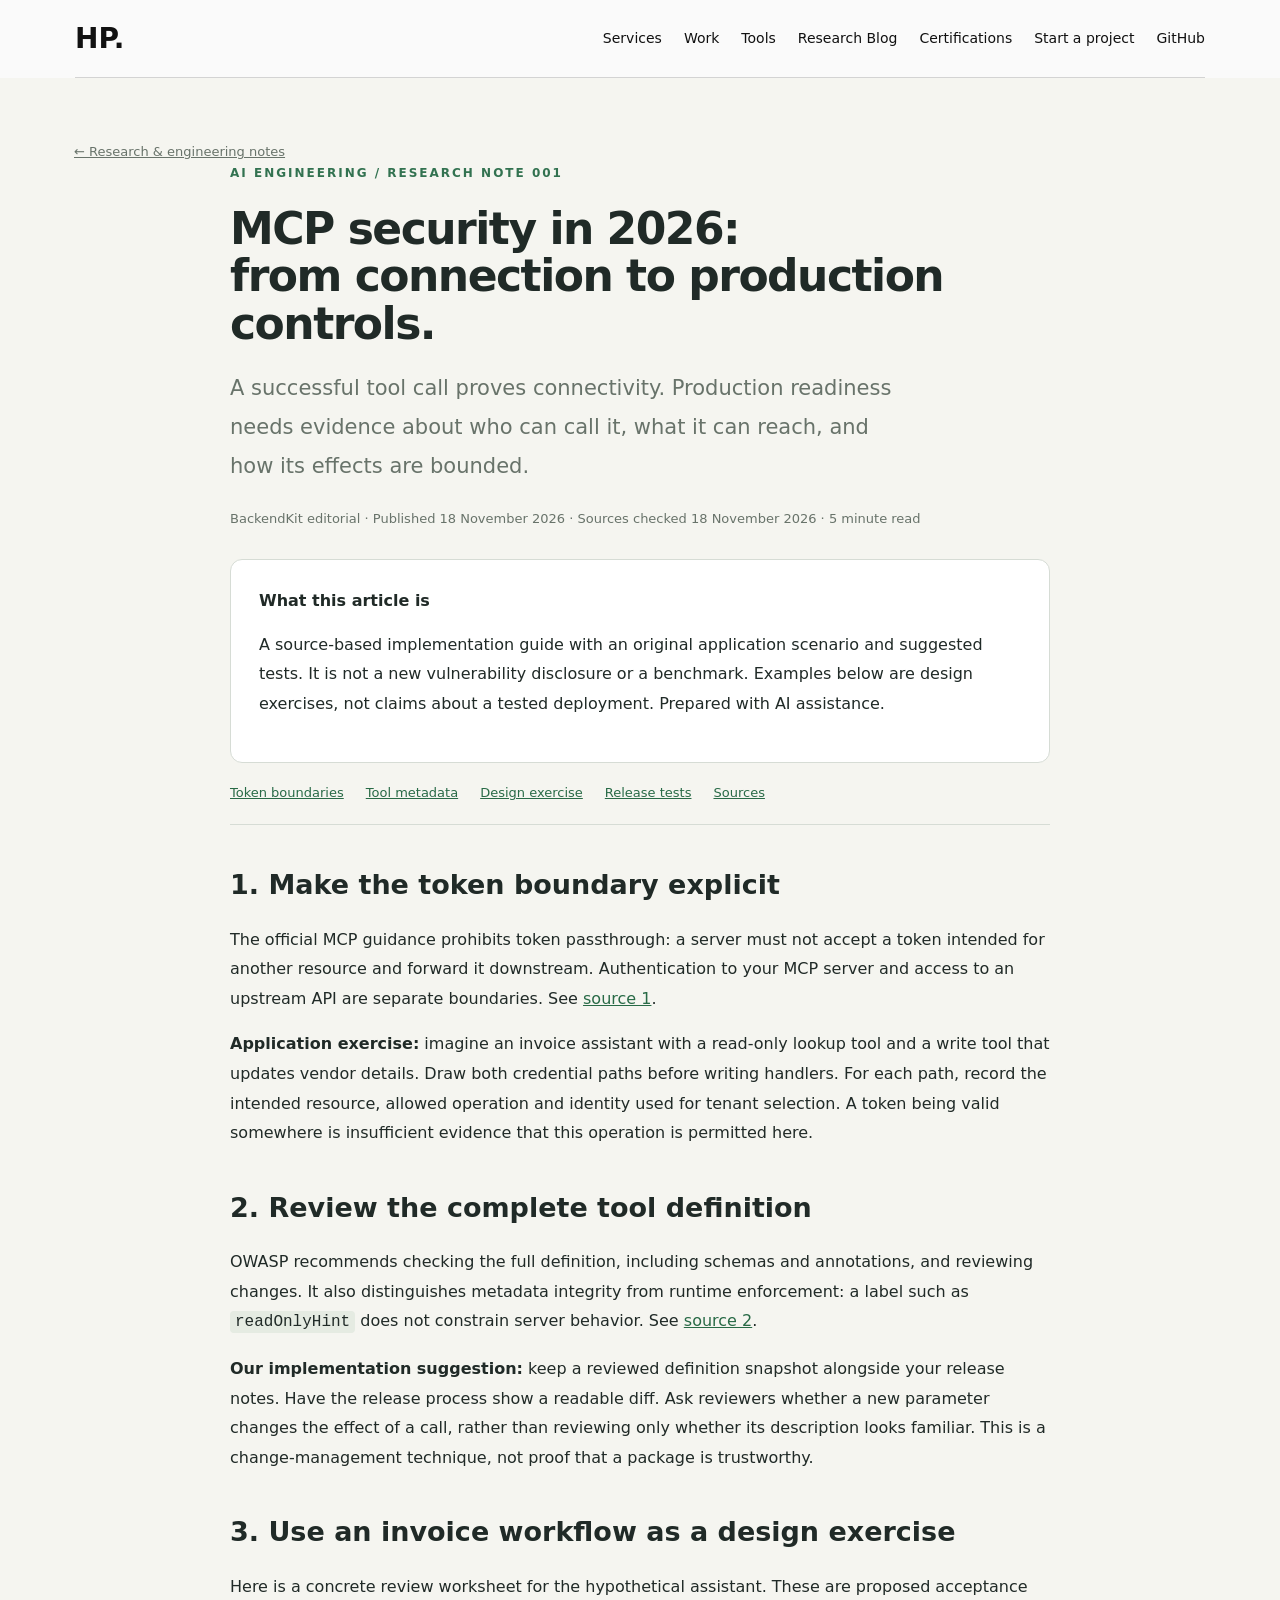
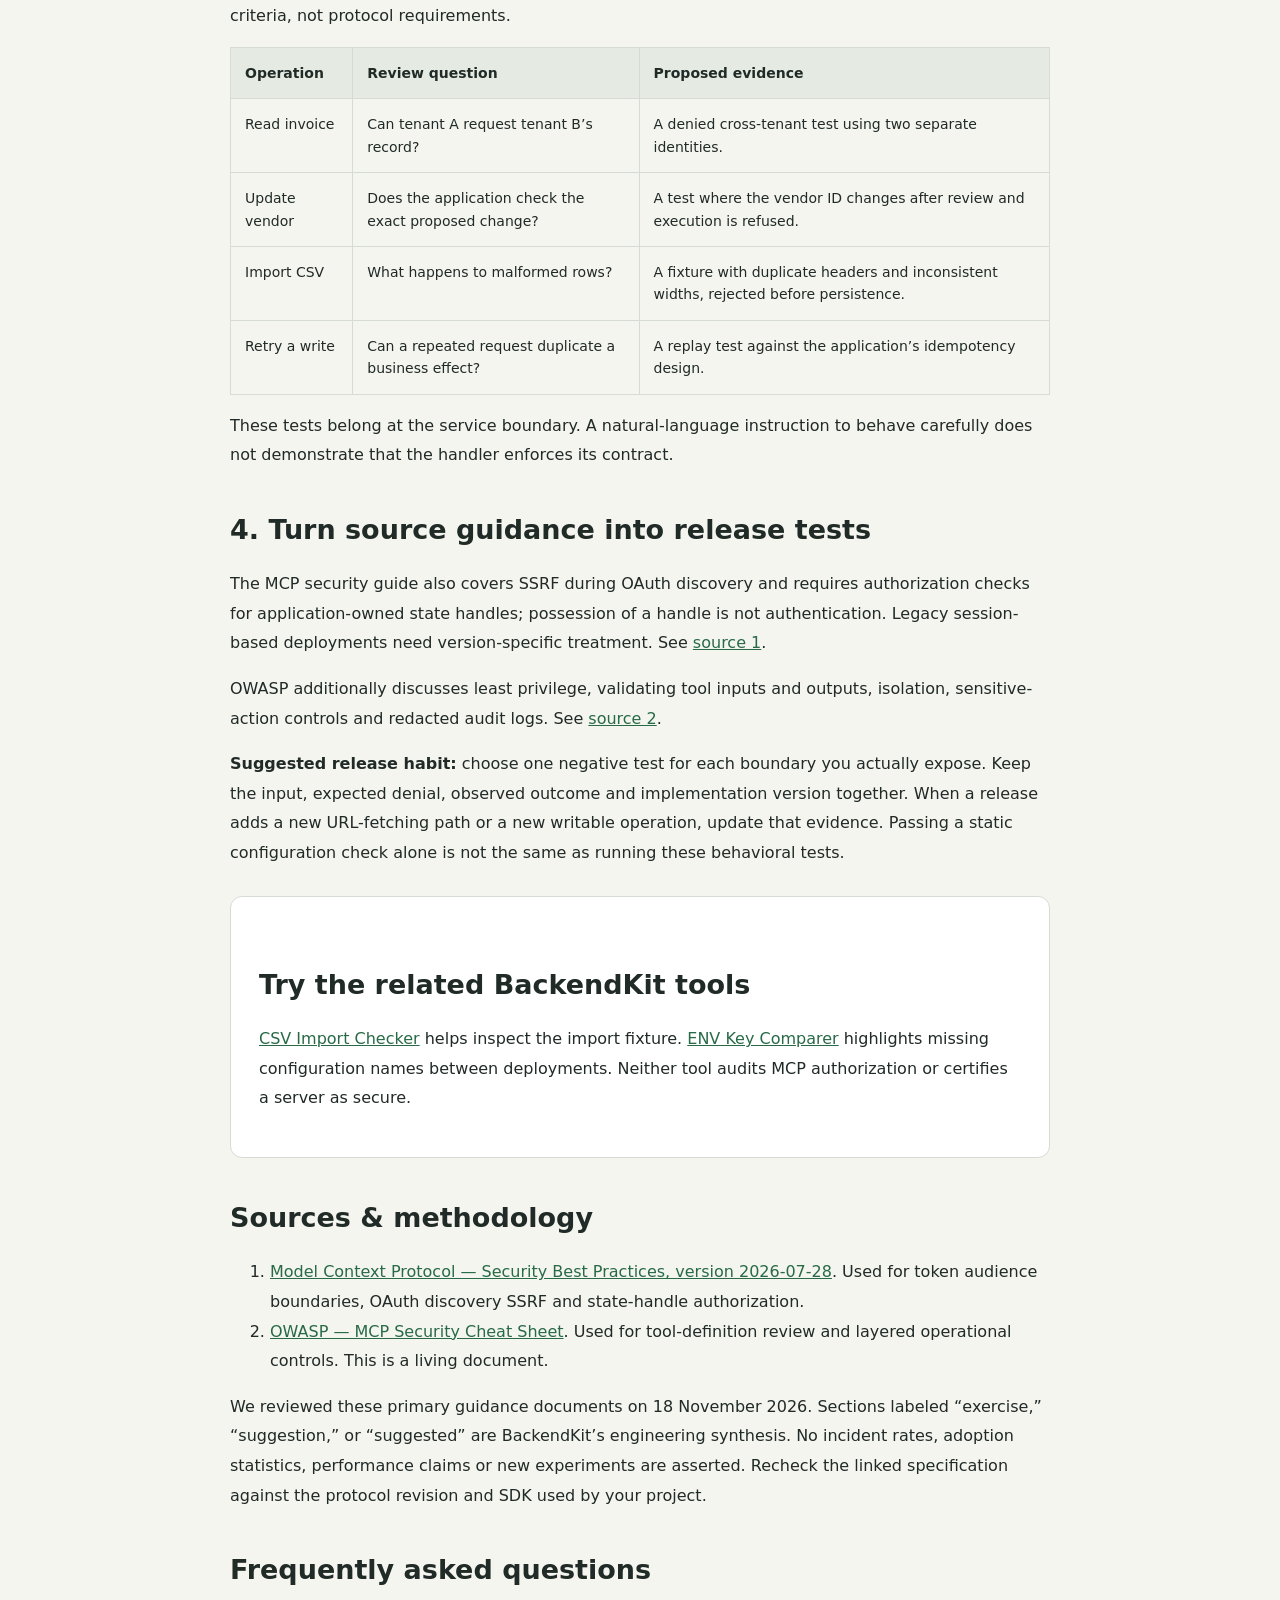
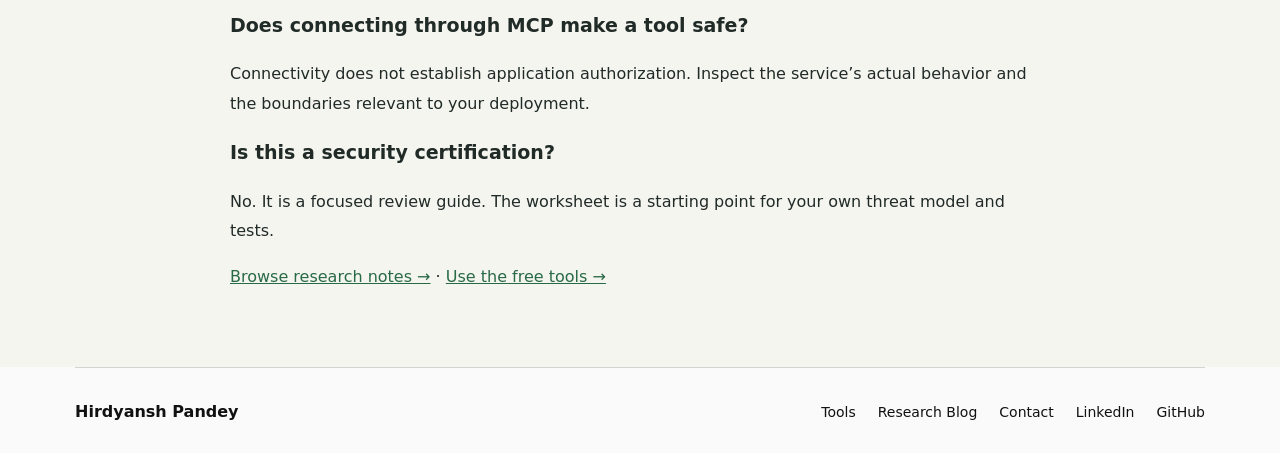
<file: mcp-security-checklist-2026.html>
<!doctype html><html lang="en"><head><meta charset="utf-8"><meta name="viewport" content="width=device-width,initial-scale=1"><title>MCP Security in 2026: From Tool Connection to Production Controls | BackendKit</title><meta name="description" content="A practical MCP security guide for backend developers: token boundaries, tool metadata, tenant isolation and release tests, with official sources."><meta property="og:title" content="MCP Security in 2026: From Tool Connection to Production Controls | BackendKit"><meta property="og:description" content="A practical MCP security guide for backend developers: token boundaries, tool metadata, tenant isolation and release tests, with official sources."><meta property="og:type" content="website"><link rel="stylesheet" href="/backendkit-style.css"><script type="application/ld+json">{"@context": "https://schema.org", "@type": "BlogPosting", "headline": "MCP Security in 2026: From Tool Connection to Production Controls", "description": "A practical MCP security guide for backend developers: token boundaries, tool metadata, tenant isolation and release tests, with official sources.", "datePublished": "2026-11-18", "dateModified": "2026-11-18", "author": {"@type": "Organization", "name": "BackendKit editorial"}, "publisher": {"@type": "Organization", "name": "BackendKit"}, "citation": ["https://modelcontextprotocol.io/docs/2026-07-28/tutorials/security/security_best_practices", "https://cheatsheetseries.owasp.org/cheatsheets/MCP_Security_Cheat_Sheet.html"]}</script><link rel="stylesheet" href="/shared-layout.css"></head><body><a class="site-skip" href="#main-content">Skip to content</a><header id="site-header"><div class="site-shell"><a class="site-logo" href="/" aria-label="Hirdyansh Pandey home">HP<span>.</span></a><nav class="site-desktop-nav" aria-label="Main navigation"><a href="/#services">Services</a><a href="/#work">Work</a><a href="/tools/">Tools</a><a href="/blog/">Research Blog</a><a href="/#certifications">Certifications</a><a href="/#contact">Start a project</a><a href="https://github.com/hirdyanshpandey">GitHub</a></nav><details class="site-mobile-menu"><summary><span>Menu</span><span class="site-menu-icon" aria-hidden="true"></span></summary><nav aria-label="Mobile navigation"><a href="/#services">Services</a><a href="/#work">Work</a><a href="/tools/">Tools</a><a href="/blog/">Research Blog</a><a href="/#certifications">Certifications</a><a href="/#contact">Start a project</a><a href="https://github.com/hirdyanshpandey">GitHub</a></nav></details></div></header><main id="main-content"><a class="muted" href="/blog/">← Research & engineering notes</a><article class="article"><div class="eyebrow">AI ENGINEERING / RESEARCH NOTE 001</div><h1 class="tooltitle">MCP security in 2026:<br>from connection to production controls.</h1><p class="lead">A successful tool call proves connectivity. Production readiness needs evidence about who can call it, what it can reach, and how its effects are bounded.</p><p class="muted">BackendKit editorial · Published 18 November 2026 · Sources checked 18 November 2026 · 5 minute read</p><div class="panel"><strong>What this article is</strong><p>A source-based implementation guide with an original application scenario and suggested tests. It is not a new vulnerability disclosure or a benchmark. Examples below are design exercises, not claims about a tested deployment. Prepared with AI assistance.</p></div><nav class="toc" aria-label="Article contents"><a href="#boundary">Token boundaries</a><a href="#metadata">Tool metadata</a><a href="#exercise">Design exercise</a><a href="#tests">Release tests</a><a href="#sources">Sources</a></nav>
<h2 id="boundary">1. Make the token boundary explicit</h2><p>The official MCP guidance prohibits token passthrough: a server must not accept a token intended for another resource and forward it downstream. Authentication to your MCP server and access to an upstream API are separate boundaries. See <a href="#source-mcp">source 1</a>.</p><p><strong>Application exercise:</strong> imagine an invoice assistant with a read-only lookup tool and a write tool that updates vendor details. Draw both credential paths before writing handlers. For each path, record the intended resource, allowed operation and identity used for tenant selection. A token being valid somewhere is insufficient evidence that this operation is permitted here.</p>
<h2 id="metadata">2. Review the complete tool definition</h2><p>OWASP recommends checking the full definition, including schemas and annotations, and reviewing changes. It also distinguishes metadata integrity from runtime enforcement: a label such as <code>readOnlyHint</code> does not constrain server behavior. See <a href="#source-owasp">source 2</a>.</p><p><strong>Our implementation suggestion:</strong> keep a reviewed definition snapshot alongside your release notes. Have the release process show a readable diff. Ask reviewers whether a new parameter changes the effect of a call, rather than reviewing only whether its description looks familiar. This is a change-management technique, not proof that a package is trustworthy.</p>
<h2 id="exercise">3. Use an invoice workflow as a design exercise</h2><p>Here is a concrete review worksheet for the hypothetical assistant. These are proposed acceptance criteria, not protocol requirements.</p><div class="tablewrap"><table><thead><tr><th>Operation</th><th>Review question</th><th>Proposed evidence</th></tr></thead><tbody><tr><td>Read invoice</td><td>Can tenant A request tenant B’s record?</td><td>A denied cross-tenant test using two separate identities.</td></tr><tr><td>Update vendor</td><td>Does the application check the exact proposed change?</td><td>A test where the vendor ID changes after review and execution is refused.</td></tr><tr><td>Import CSV</td><td>What happens to malformed rows?</td><td>A fixture with duplicate headers and inconsistent widths, rejected before persistence.</td></tr><tr><td>Retry a write</td><td>Can a repeated request duplicate a business effect?</td><td>A replay test against the application’s idempotency design.</td></tr></tbody></table></div>
<p>These tests belong at the service boundary. A natural-language instruction to behave carefully does not demonstrate that the handler enforces its contract.</p>
<h2 id="tests">4. Turn source guidance into release tests</h2><p>The MCP security guide also covers SSRF during OAuth discovery and requires authorization checks for application-owned state handles; possession of a handle is not authentication. Legacy session-based deployments need version-specific treatment. See <a href="#source-mcp">source 1</a>.</p><p>OWASP additionally discusses least privilege, validating tool inputs and outputs, isolation, sensitive-action controls and redacted audit logs. See <a href="#source-owasp">source 2</a>.</p><p><strong>Suggested release habit:</strong> choose one negative test for each boundary you actually expose. Keep the input, expected denial, observed outcome and implementation version together. When a release adds a new URL-fetching path or a new writable operation, update that evidence. Passing a static configuration check alone is not the same as running these behavioral tests.</p>
<div class="panel"><h2>Try the related BackendKit tools</h2><p><a href="/csv-import-checker/">CSV Import Checker</a> helps inspect the import fixture. <a href="/env-key-diff/">ENV Key Comparer</a> highlights missing configuration names between deployments. Neither tool audits MCP authorization or certifies a server as secure.</p></div>
<h2 id="sources">Sources & methodology</h2><ol><li id="source-mcp"><a href="https://modelcontextprotocol.io/docs/2026-07-28/tutorials/security/security_best_practices">Model Context Protocol — Security Best Practices, version 2026-07-28</a>. Used for token audience boundaries, OAuth discovery SSRF and state-handle authorization.</li><li id="source-owasp"><a href="https://cheatsheetseries.owasp.org/cheatsheets/MCP_Security_Cheat_Sheet.html">OWASP — MCP Security Cheat Sheet</a>. Used for tool-definition review and layered operational controls. This is a living document.</li></ol><p>We reviewed these primary guidance documents on 18 November 2026. Sections labeled “exercise,” “suggestion,” or “suggested” are BackendKit’s engineering synthesis. No incident rates, adoption statistics, performance claims or new experiments are asserted. Recheck the linked specification against the protocol revision and SDK used by your project.</p>
<h2>Frequently asked questions</h2><h3>Does connecting through MCP make a tool safe?</h3><p>Connectivity does not establish application authorization. Inspect the service’s actual behavior and the boundaries relevant to your deployment.</p><h3>Is this a security certification?</h3><p>No. It is a focused review guide. The worksheet is a starting point for your own threat model and tests.</p><p><a href="/blog/">Browse research notes →</a> · <a href="/tools/">Use the free tools →</a></p></article></main><footer id="site-footer"><div class="site-shell"><a class="site-owner" href="/">Hirdyansh Pandey</a><nav aria-label="Footer navigation"><a href="/tools/">Tools</a><a href="/blog/">Research Blog</a><a href="/#contact">Contact</a><a href="https://www.linkedin.com/in/hirdyanshpandey/">LinkedIn</a><a href="https://github.com/hirdyanshpandey">GitHub</a></nav></div></footer></body></html>
</file>
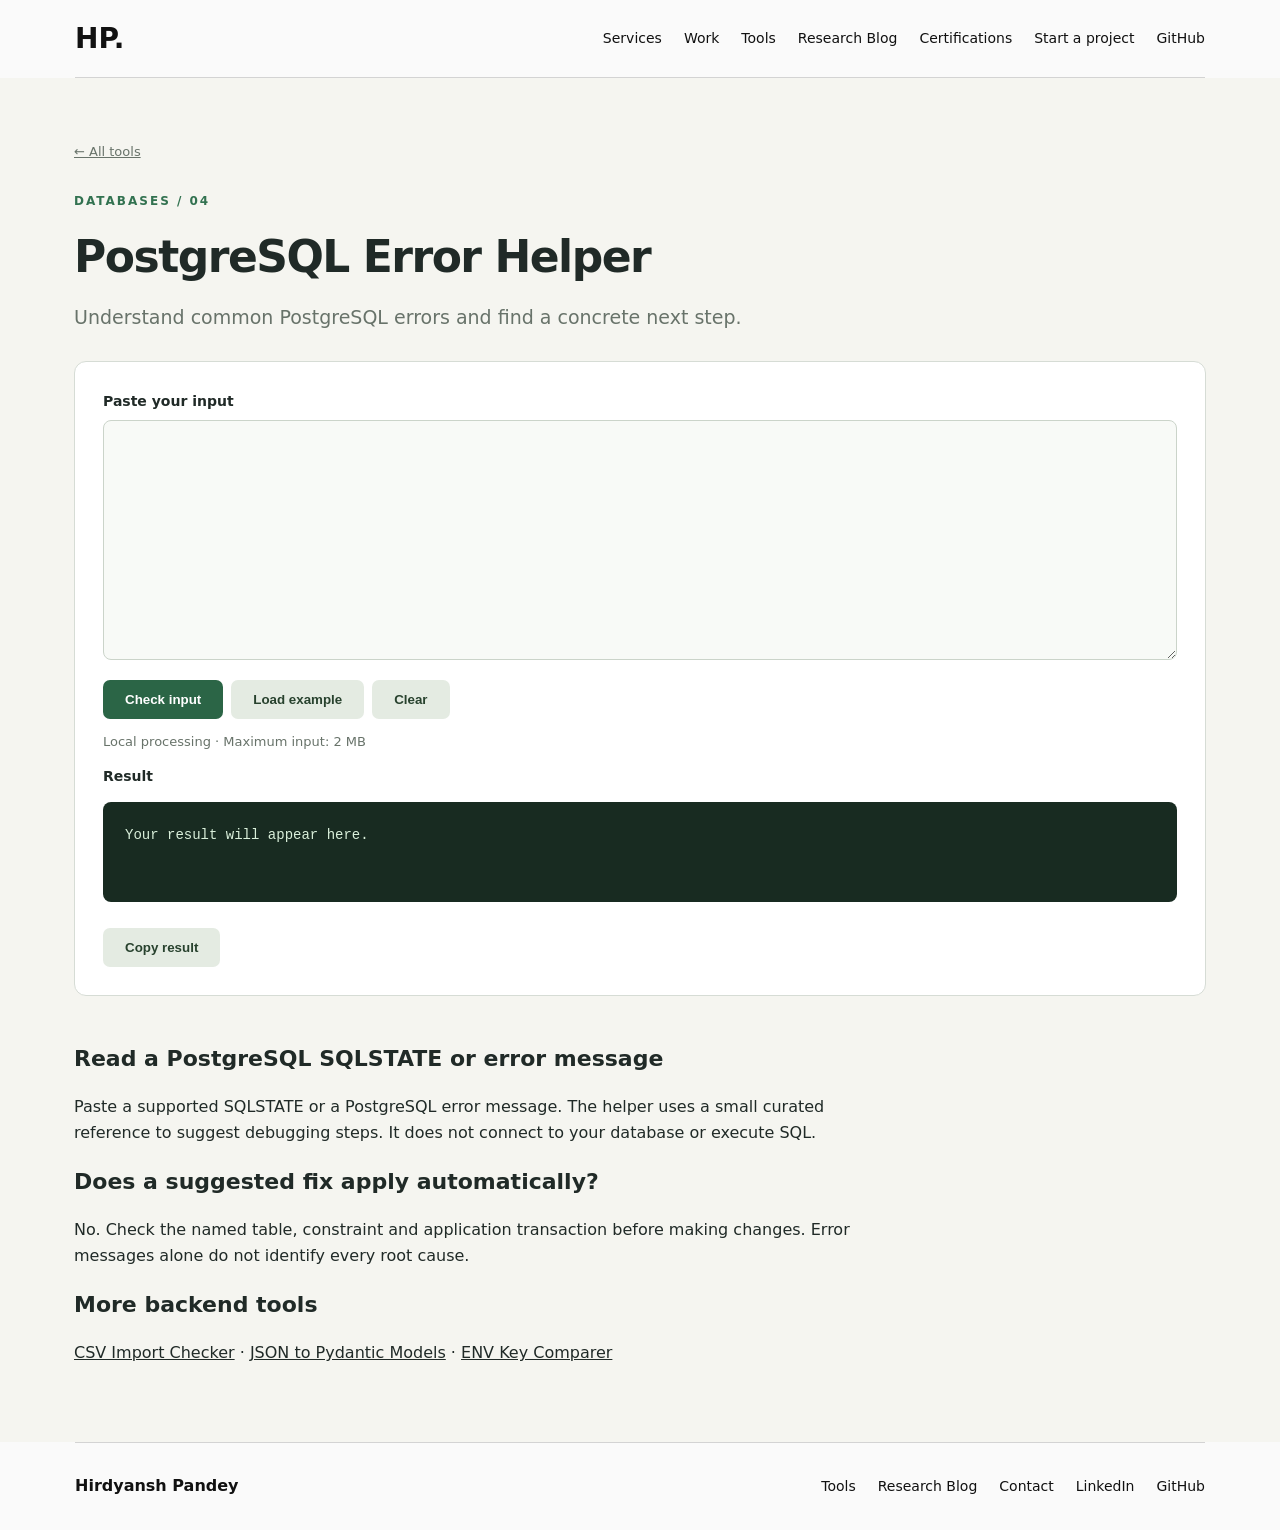
<file: postgres-error-helper.html>
<!doctype html><html lang="en"><head><meta charset="utf-8"><meta name="viewport" content="width=device-width,initial-scale=1"><title>PostgreSQL Error Helper | BackendKit</title><meta name="description" content="Understand common PostgreSQL errors and find a concrete next step."><meta property="og:title" content="PostgreSQL Error Helper | BackendKit"><meta property="og:description" content="Understand common PostgreSQL errors and find a concrete next step."><meta property="og:type" content="website"><link rel="stylesheet" href="/backendkit-style.css"><script type="application/ld+json">{"@context": "https://schema.org", "@type": "WebApplication", "name": "PostgreSQL Error Helper", "applicationCategory": "DeveloperApplication", "operatingSystem": "Any", "offers": {"@type": "Offer", "price": "0", "priceCurrency": "USD"}}</script><link rel="stylesheet" href="/shared-layout.css"></head><body><a class="site-skip" href="#main-content">Skip to content</a><header id="site-header"><div class="site-shell"><a class="site-logo" href="/" aria-label="Hirdyansh Pandey home">HP<span>.</span></a><nav class="site-desktop-nav" aria-label="Main navigation"><a href="/#services">Services</a><a href="/#work">Work</a><a href="/tools/">Tools</a><a href="/blog/">Research Blog</a><a href="/#certifications">Certifications</a><a href="/#contact">Start a project</a><a href="https://github.com/hirdyanshpandey">GitHub</a></nav><details class="site-mobile-menu"><summary><span>Menu</span><span class="site-menu-icon" aria-hidden="true"></span></summary><nav aria-label="Mobile navigation"><a href="/#services">Services</a><a href="/#work">Work</a><a href="/tools/">Tools</a><a href="/blog/">Research Blog</a><a href="/#certifications">Certifications</a><a href="/#contact">Start a project</a><a href="https://github.com/hirdyanshpandey">GitHub</a></nav></details></div></header><main id="main-content"><a class="muted" href="/tools/">← All tools</a><div class="eyebrow" style="margin-top:28px">DATABASES / 04</div><h1 class="tooltitle">PostgreSQL Error Helper</h1><p class="lead">Understand common PostgreSQL errors and find a concrete next step.</p><div class="panel"><div class="split" style="display:block"><div><label for="input">Paste your input</label><textarea id="input" spellcheck="false"></textarea></div></div><button id="run">Check input</button><button id="sample" class="secondary">Load example</button><button id="clear" class="secondary">Clear</button><p class="muted">Local processing · Maximum input: 2 MB</p><label for="output">Result</label><pre id="output" role="status" aria-live="polite">Your result will appear here.</pre><button id="copy" class="secondary">Copy result</button><span id="status" aria-live="polite"></span></div><section class="help"><h2>Read a PostgreSQL SQLSTATE or error message</h2><p>Paste a supported SQLSTATE or a PostgreSQL error message. The helper uses a small curated reference to suggest debugging steps. It does not connect to your database or execute SQL.</p><h2>Does a suggested fix apply automatically?</h2><p>No. Check the named table, constraint and application transaction before making changes. Error messages alone do not identify every root cause.</p><h2>More backend tools</h2><p><a href="/csv-import-checker/">CSV Import Checker</a> · <a href="/json-to-pydantic/">JSON to Pydantic Models</a> · <a href="/env-key-diff/">ENV Key Comparer</a></p></section><script>window.TOOL="postgres-error-helper";window.EXAMPLE="duplicate key value violates unique constraint \"users_email_key\"";</script><script src="/backendkit-tools.js"></script></main><footer id="site-footer"><div class="site-shell"><a class="site-owner" href="/">Hirdyansh Pandey</a><nav aria-label="Footer navigation"><a href="/tools/">Tools</a><a href="/blog/">Research Blog</a><a href="/#contact">Contact</a><a href="https://www.linkedin.com/in/hirdyanshpandey/">LinkedIn</a><a href="https://github.com/hirdyanshpandey">GitHub</a></nav></div></footer></body></html>
</file>
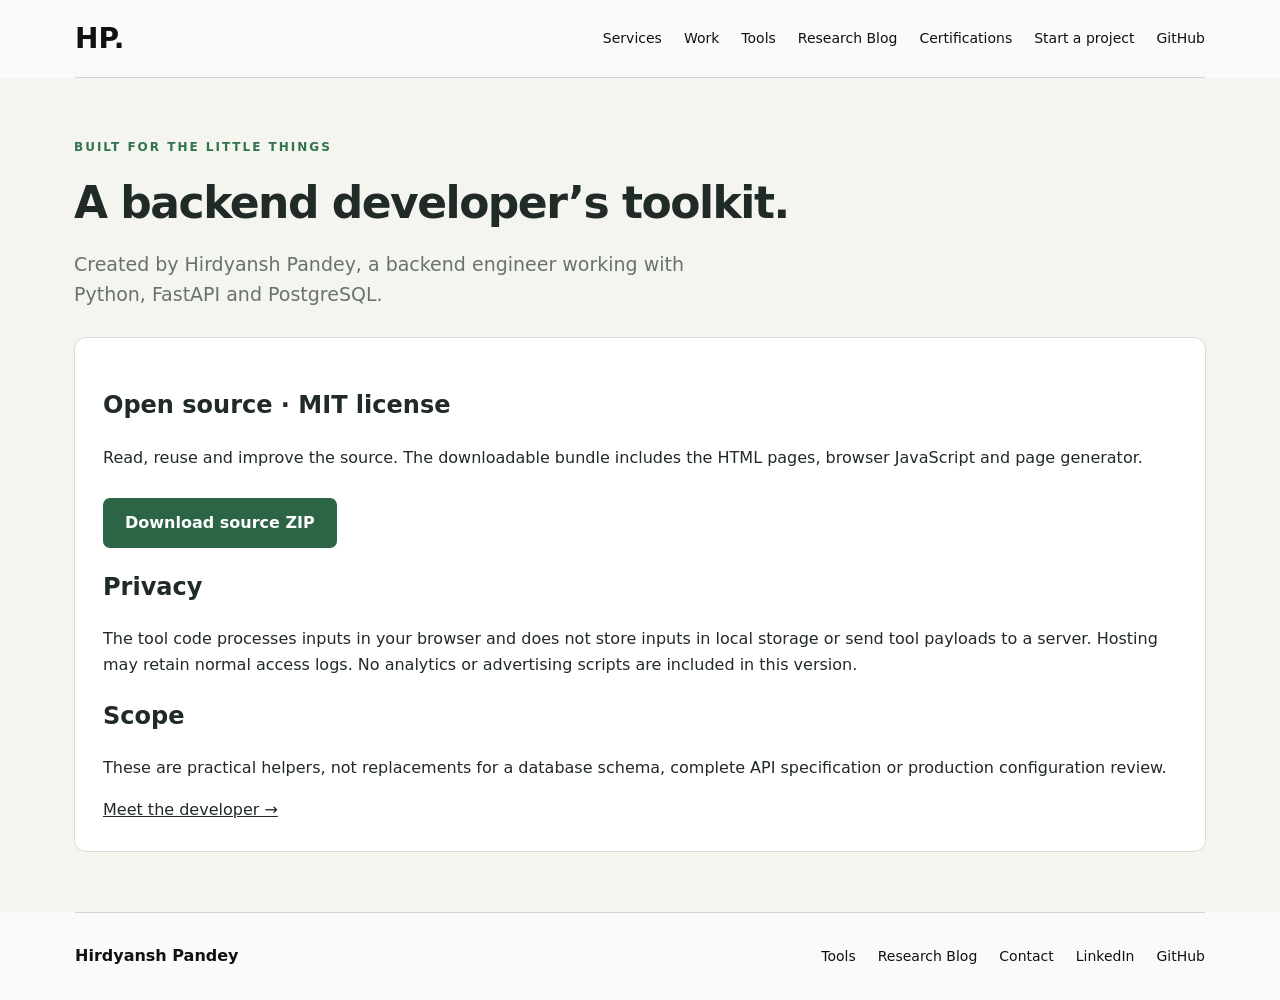
<file: tools-about.html>
<!doctype html><html lang="en"><head><meta charset="utf-8"><meta name="viewport" content="width=device-width,initial-scale=1"><title>About and open source | BackendKit</title><meta name="description" content="About BackendKit, privacy and MIT-licensed source code."><meta property="og:title" content="About and open source | BackendKit"><meta property="og:description" content="About BackendKit, privacy and MIT-licensed source code."><meta property="og:type" content="website"><link rel="stylesheet" href="/backendkit-style.css"><script type="application/ld+json">{"@context": "https://schema.org", "@type": "WebApplication", "name": "About and open source", "applicationCategory": "DeveloperApplication", "operatingSystem": "Any", "offers": {"@type": "Offer", "price": "0", "priceCurrency": "USD"}}</script><link rel="stylesheet" href="/shared-layout.css"></head><body><a class="site-skip" href="#main-content">Skip to content</a><header id="site-header"><div class="site-shell"><a class="site-logo" href="/" aria-label="Hirdyansh Pandey home">HP<span>.</span></a><nav class="site-desktop-nav" aria-label="Main navigation"><a href="/#services">Services</a><a href="/#work">Work</a><a href="/tools/">Tools</a><a href="/blog/">Research Blog</a><a href="/#certifications">Certifications</a><a href="/#contact">Start a project</a><a href="https://github.com/hirdyanshpandey">GitHub</a></nav><details class="site-mobile-menu"><summary><span>Menu</span><span class="site-menu-icon" aria-hidden="true"></span></summary><nav aria-label="Mobile navigation"><a href="/#services">Services</a><a href="/#work">Work</a><a href="/tools/">Tools</a><a href="/blog/">Research Blog</a><a href="/#certifications">Certifications</a><a href="/#contact">Start a project</a><a href="https://github.com/hirdyanshpandey">GitHub</a></nav></details></div></header><main id="main-content"><div class="eyebrow">BUILT FOR THE LITTLE THINGS</div><h1 class="tooltitle">A backend developer’s toolkit.</h1><p class="lead">Created by Hirdyansh Pandey, a backend engineer working with Python, FastAPI and PostgreSQL.</p><div class="panel"><h2>Open source · MIT license</h2><p>Read, reuse and improve the source. The downloadable bundle includes the HTML pages, browser JavaScript and page generator.</p><a class="button" href="/backendkit-source.zip">Download source ZIP</a><h2>Privacy</h2><p>The tool code processes inputs in your browser and does not store inputs in local storage or send tool payloads to a server. Hosting may retain normal access logs. No analytics or advertising scripts are included in this version.</p><h2>Scope</h2><p>These are practical helpers, not replacements for a database schema, complete API specification or production configuration review.</p><a href="https://hirdyansh-backend.hirdyanshpandeyy.workers.dev/">Meet the developer →</a></div></main><footer id="site-footer"><div class="site-shell"><a class="site-owner" href="/">Hirdyansh Pandey</a><nav aria-label="Footer navigation"><a href="/tools/">Tools</a><a href="/blog/">Research Blog</a><a href="/#contact">Contact</a><a href="https://www.linkedin.com/in/hirdyanshpandey/">LinkedIn</a><a href="https://github.com/hirdyanshpandey">GitHub</a></nav></div></footer></body></html>
</file>
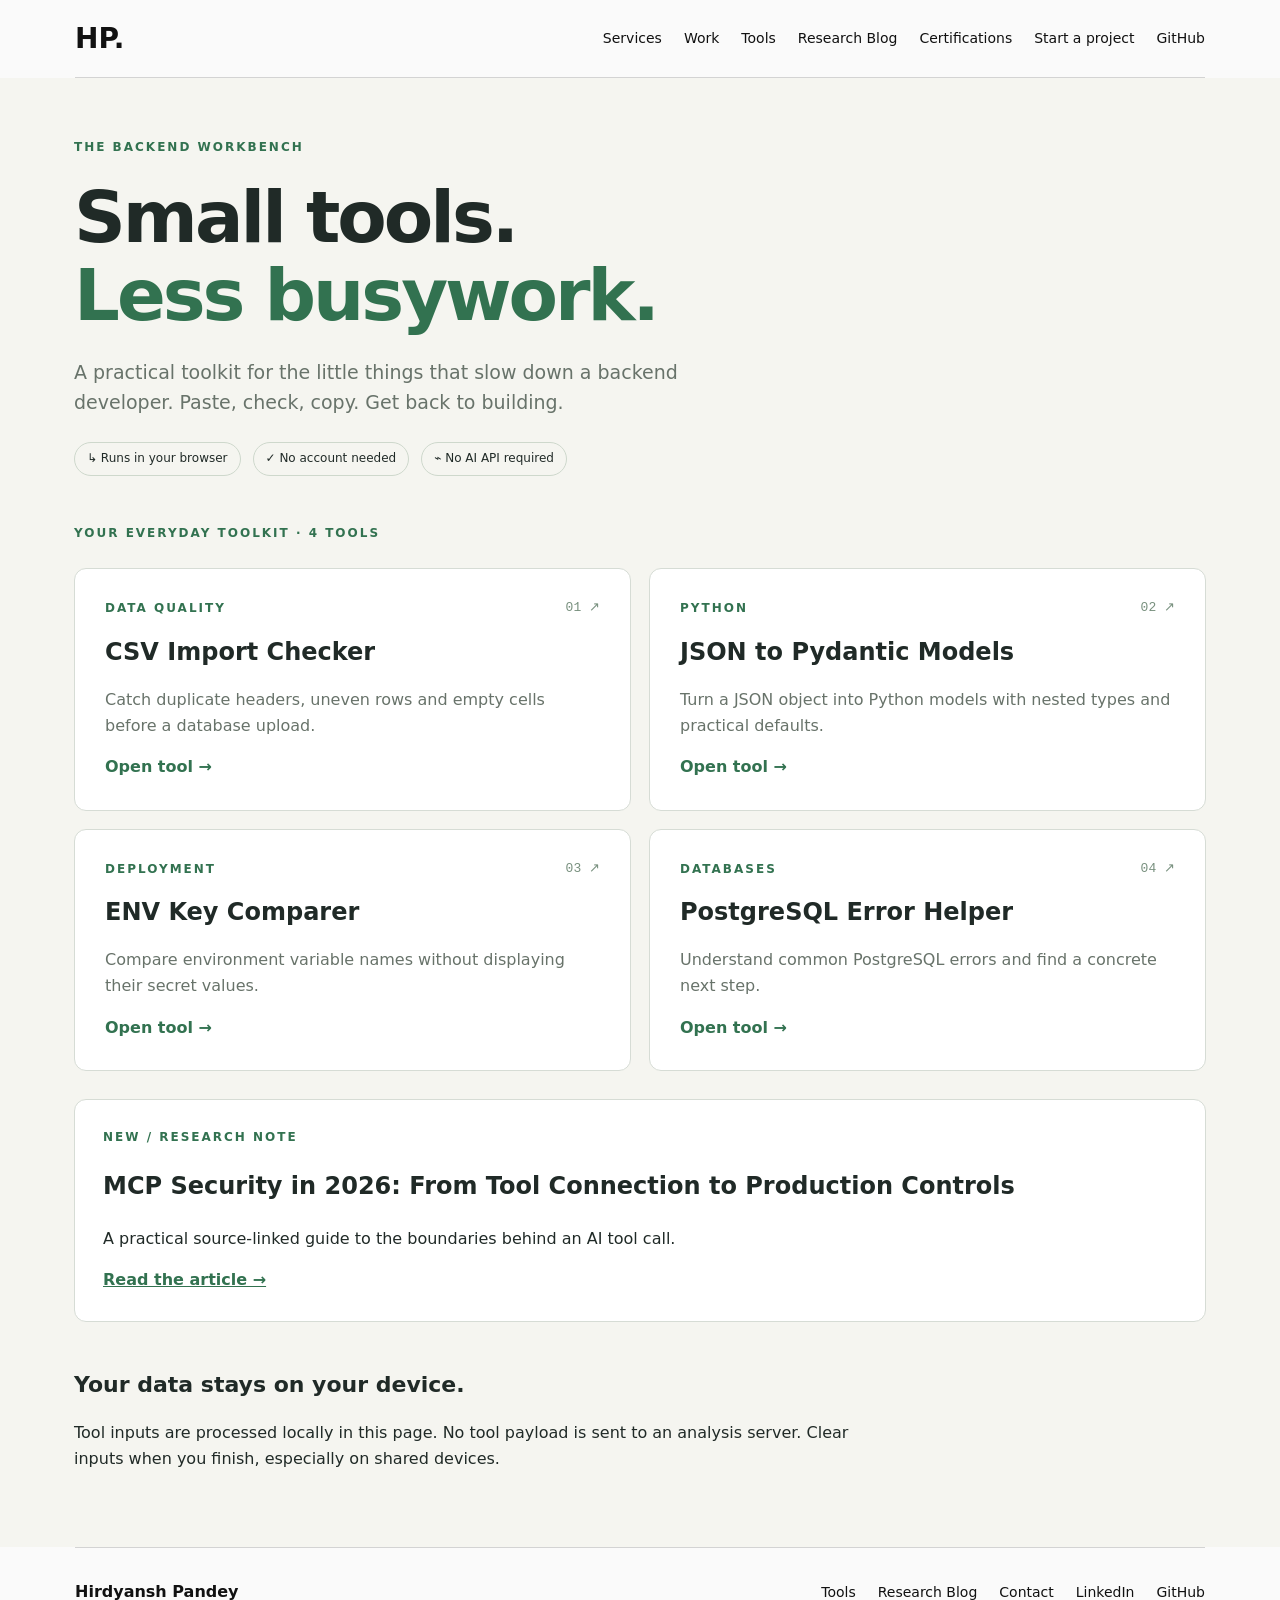
<file: tools.html>
<!doctype html><html lang="en"><head><meta charset="utf-8"><meta name="viewport" content="width=device-width,initial-scale=1"><title>Free tools for everyday backend work | BackendKit</title><meta name="description" content="Free browser-based tools for CSV imports, Pydantic models, ENV comparisons and PostgreSQL errors."><meta property="og:title" content="Free tools for everyday backend work | BackendKit"><meta property="og:description" content="Free browser-based tools for CSV imports, Pydantic models, ENV comparisons and PostgreSQL errors."><meta property="og:type" content="website"><link rel="stylesheet" href="/backendkit-style.css"><script type="application/ld+json">{"@context": "https://schema.org", "@type": "WebApplication", "name": "Free tools for everyday backend work", "applicationCategory": "DeveloperApplication", "operatingSystem": "Any", "offers": {"@type": "Offer", "price": "0", "priceCurrency": "USD"}}</script><link rel="stylesheet" href="/shared-layout.css"></head><body><a class="site-skip" href="#main-content">Skip to content</a><header id="site-header"><div class="site-shell"><a class="site-logo" href="/" aria-label="Hirdyansh Pandey home">HP<span>.</span></a><nav class="site-desktop-nav" aria-label="Main navigation"><a href="/#services">Services</a><a href="/#work">Work</a><a href="/tools/">Tools</a><a href="/blog/">Research Blog</a><a href="/#certifications">Certifications</a><a href="/#contact">Start a project</a><a href="https://github.com/hirdyanshpandey">GitHub</a></nav><details class="site-mobile-menu"><summary><span>Menu</span><span class="site-menu-icon" aria-hidden="true"></span></summary><nav aria-label="Mobile navigation"><a href="/#services">Services</a><a href="/#work">Work</a><a href="/tools/">Tools</a><a href="/blog/">Research Blog</a><a href="/#certifications">Certifications</a><a href="/#contact">Start a project</a><a href="https://github.com/hirdyanshpandey">GitHub</a></nav></details></div></header><main id="main-content"><div class="eyebrow">THE BACKEND WORKBENCH</div><h1>Small tools.<br><span>Less busywork.</span></h1><p class="lead">A practical toolkit for the little things that slow down a backend developer. Paste, check, copy. Get back to building.</p><div class="badges"><span>↳ Runs in your browser</span><span>✓ No account needed</span><span>⌁ No AI API required</span></div><div id="tools" class="eyebrow">YOUR EVERYDAY TOOLKIT · 4 TOOLS</div><br><div class="grid"><a class="card" href="/csv-import-checker/"><span class="num">01 ↗</span><div class="eyebrow">DATA QUALITY</div><h2>CSV Import Checker</h2><p>Catch duplicate headers, uneven rows and empty cells before a database upload.</p><span class="arrow">Open tool →</span></a><a class="card" href="/json-to-pydantic/"><span class="num">02 ↗</span><div class="eyebrow">PYTHON</div><h2>JSON to Pydantic Models</h2><p>Turn a JSON object into Python models with nested types and practical defaults.</p><span class="arrow">Open tool →</span></a><a class="card" href="/env-key-diff/"><span class="num">03 ↗</span><div class="eyebrow">DEPLOYMENT</div><h2>ENV Key Comparer</h2><p>Compare environment variable names without displaying their secret values.</p><span class="arrow">Open tool →</span></a><a class="card" href="/postgres-error-helper/"><span class="num">04 ↗</span><div class="eyebrow">DATABASES</div><h2>PostgreSQL Error Helper</h2><p>Understand common PostgreSQL errors and find a concrete next step.</p><span class="arrow">Open tool →</span></a></div><section class="panel"><div class="eyebrow">NEW / RESEARCH NOTE</div><h2>MCP Security in 2026: From Tool Connection to Production Controls</h2><p>A practical source-linked guide to the boundaries behind an AI tool call.</p><a class="arrow" href="/blog/mcp-security-checklist-2026/">Read the article →</a></section><section class="help"><h2>Your data stays on your device.</h2><p>Tool inputs are processed locally in this page. No tool payload is sent to an analysis server. Clear inputs when you finish, especially on shared devices.</p></section></main><footer id="site-footer"><div class="site-shell"><a class="site-owner" href="/">Hirdyansh Pandey</a><nav aria-label="Footer navigation"><a href="/tools/">Tools</a><a href="/blog/">Research Blog</a><a href="/#contact">Contact</a><a href="https://www.linkedin.com/in/hirdyanshpandey/">LinkedIn</a><a href="https://github.com/hirdyanshpandey">GitHub</a></nav></div></footer></body></html>
</file>
<file: style.css>
@import url('https://fonts.googleapis.com/css2?family=Inter:wght@400;500;600;700;800&family=IBM+Plex+Mono:wght@400;500;600&display=swap');
:root{color-scheme:dark;--bg:#0b1210;--panel:#121e19;--text:#f0f6f0;--muted:#acbbb1;--lime:#c9f782;--line:#2c3e32}*{box-sizing:border-box}html{scroll-behavior:smooth}body{margin:0;background:var(--bg);color:var(--text);font:16px Inter,system-ui,sans-serif}a{color:inherit;text-decoration:none}a:hover{text-decoration:underline}a:focus-visible{outline:2px solid var(--lime);outline-offset:5px}.wrap{width:min(1130px,calc(100% - 64px));margin:auto}.top{display:flex;min-height:78px;align-items:center;justify-content:space-between;border-bottom:1px solid var(--line);gap:18px}.logo{font-weight:800;font-size:28px}.logo span,em,.label,.tag{color:var(--lime)}nav{display:flex;gap:24px}.hero{display:grid;grid-template-columns:1.7fr 1fr;gap:54px;align-items:center;padding:90px 0}.label,.tag{font:500 12px 'IBM Plex Mono',monospace;letter-spacing:.12em}h1{font-size:clamp(46px,7.3vw,104px);line-height:.98;letter-spacing:-.075em;margin:17px 0 24px}em{font-style:normal}.intro{font-size:19px;max-width:520px;color:var(--muted);line-height:1.55}.actions{display:flex;align-items:center;gap:18px;flex-wrap:wrap;margin-top:23px}.button{background:var(--lime);color:#172215;padding:11px 15px;border-radius:7px;font-weight:800}.quiet{font-weight:600}.profile{background:var(--panel);border:1px solid var(--line);border-radius:14px;padding:24px}.profile ul{list-style:none;padding:0;margin-bottom:0}.profile li{display:flex;gap:14px;padding:17px 0;border-top:1px solid var(--line)}.profile li span{color:var(--lime);font:13px 'IBM Plex Mono',monospace}.profile small,.metrics span,article small{display:block;margin-top:6px;color:var(--muted)}.band{background:#121e18;border-block:1px solid var(--line)}.metrics{display:grid;grid-template-columns:repeat(3,1fr);gap:17px;padding-block:25px}.metrics strong{font-size:34px;color:var(--lime)}.metrics span{font-size:14px}.block{padding-block:60px}h2{font-size:clamp(31px,4vw,51px);letter-spacing:-.05em;margin:7px 0 25px}.cards{display:grid;grid-template-columns:1fr 1fr;gap:14px}article{background:var(--panel);border:1px solid var(--line);border-radius:13px;padding:23px}h3{font-size:23px;margin:10px 0}article p,.experience p{color:var(--muted);line-height:1.6}article .tag{color:var(--lime)}.project{display:flex;justify-content:space-between;align-items:center;margin-top:15px;gap:20px}.project .label{color:var(--lime)}.experience{border-top:1px solid var(--line)}dl div{border-top:1px solid var(--line);padding:13px 0}dt{font-weight:700}dt span{color:var(--lime);font-size:14px;margin-left:8px}dd{margin:6px 0 0;color:var(--muted)}footer.top{border-top:1px solid var(--line);border-bottom:0;justify-content:flex-start}footer strong{margin-right:auto}
@media(max-width:770px){.wrap{width:calc(100% - 32px)}.hero{grid-template-columns:1fr;gap:30px;padding:48px 0}.project{display:block}.block{padding-block:42px}}
@media(max-width:560px){.cards{grid-template-columns:1fr}.metrics{gap:9px}.metrics strong{font-size:25px}.metrics span{font-size:12px}nav{gap:13px;font-size:14px}footer.top{font-size:13px}}
@media(prefers-reduced-motion:reduce){html{scroll-behavior:auto}}
.credential-title{color:var(--lime);text-decoration:underline;text-underline-offset:.16em}.credential-button{display:inline-block;margin-top:10px}

/* Monochrome portfolio */
:root{color-scheme:light;--bg:#fafafa;--panel:#fff;--text:#111;--muted:#525252;--lime:#111;--line:#d3d3d3}
header.top{min-height:72px}
.hero{padding-block:clamp(48px,9vw,128px);gap:clamp(24px,6vw,75px);align-items:end}
.hero h1{font-size:clamp(58px,10vw,142px);line-height:.83;margin:24px 0 30px;font-weight:800}
.hero h1 em{color:#fafafa;-webkit-text-stroke:1.5px #111}
.intro{max-width:500px}
.button{display:inline-block;background:#111;color:#fff;border:1px solid #111;border-radius:3px}
.button:hover{background:#333;text-decoration:none}
.profile{border:0;border-top:2px solid #111;border-radius:0;background:transparent;padding:14px 0 0}
.profile li:last-child{border-bottom:1px solid var(--line)}
.band{background:#111;color:#fff;border:0}
.metrics{padding-block:28px}
.metrics strong{color:#fff;font-size:clamp(30px,5vw,66px);letter-spacing:-.055em}
.metrics span{color:#ddd}
.metrics>div+div{border-left:1px solid #555;padding-left:clamp(9px,3vw,42px)}
.block{padding-block:clamp(42px,7vw,85px)}
.cards{gap:1px;background:var(--line);border:1px solid var(--line)}
.cards article{border:0;border-radius:0;padding:clamp(18px,3vw,34px)}
.cards article:hover{background:#f3f3f3}
.cards article small{font:500 12px/1.5 'IBM Plex Mono',monospace}
.project{background:#111;color:#fff;border:0;border-radius:0;padding:clamp(20px,4vw,40px)}
.project .label,.project p{color:#ddd}
.project .button{background:#fff;color:#111}
.project .actions{flex-shrink:0}
#certifications .cards{grid-template-columns:repeat(3,minmax(0,1fr))}
#certifications h3{font-size:18px}
.credential-button{font-size:14px}
.skip{position:absolute;top:10px;left:12px;transform:translateY(-200%);padding:10px;background:#fff}
.skip:focus{transform:none}
@media(max-width:600px){header.top{align-items:flex-start;padding-block:16px}nav{flex-wrap:wrap;row-gap:8px;justify-content:flex-end}.hero h1{font-size:clamp(58px,15vw,87px)}#certifications .cards{grid-template-columns:1fr}}

.hero .client-heading{font-size:clamp(48px,6.9vw,94px);line-height:1;letter-spacing:-.065em}.section-intro{max-width:650px;color:var(--muted);line-height:1.7}.service-link{display:inline-block;margin-top:18px;font-weight:700;text-decoration:underline;text-underline-offset:4px}.scope-note{font-size:13px;line-height:1.6;color:var(--muted)}.proof{border-block:1px solid var(--line)}.proof>p:not(.label){max-width:780px;line-height:1.8;color:var(--muted)}.contact-section{display:grid;grid-template-columns:1fr 1fr;gap:60px;border-top:1px solid var(--line)}.contact-section p{line-height:1.7}form{border:1px solid var(--line);padding:28px;background:white}label{display:block;font-size:13px;font-weight:600;margin:18px 0 8px}label:first-child{margin-top:0}input,select,textarea{width:100%;padding:12px;border:1px solid #aaa;background:#fafafa;color:#111;font:inherit;border-radius:0}textarea{resize:vertical}input:focus,select:focus,textarea:focus{outline:2px solid #111;outline-offset:2px}.form-row{display:grid;grid-template-columns:1fr 1fr;gap:15px}.form-row label{margin-top:18px}button.button{font:600 15px Inter,system-ui;cursor:pointer;margin-top:22px;padding:14px 20px}.metrics strong{font-size:clamp(23px,3.2vw,43px)}@media(max-width:770px){.contact-section{grid-template-columns:1fr;gap:24px}}@media(max-width:420px){.form-row{grid-template-columns:1fr}form{padding:18px}.hero .client-heading{font-size:46px}.metrics{grid-template-columns:1fr}.metrics>div+div{border-left:0;border-top:1px solid #555;padding:15px 0 0}}
</file>
<file: shared-layout.css>
/* Shared portfolio navigation. Used by every public HTML page. */
#site-header,#site-footer{display:block;margin:0;padding:0;border:0;background:#fafafa;color:#111;font:16px/1.5 Inter,system-ui,sans-serif;letter-spacing:normal;text-align:left}
#site-header *,#site-footer *{box-sizing:border-box}
#site-header .site-shell,#site-footer .site-shell{width:min(1130px,calc(100% - 64px));margin:0 auto;display:flex;align-items:center;justify-content:space-between;gap:24px;min-height:78px;padding:16px 0}
#site-header .site-shell{border-bottom:1px solid #d3d3d3}
#site-footer .site-shell{border-top:1px solid #d3d3d3;min-height:88px}
#site-header .site-logo{font:800 28px/1 Inter,system-ui,sans-serif;flex:0 0 auto;text-decoration:none;color:#111;white-space:nowrap}
#site-header .site-logo span{color:#111}
#site-header nav,#site-footer nav{display:flex;flex-wrap:wrap;justify-content:flex-end;align-items:center;gap:12px 22px;font:400 14px/1.6 Inter,system-ui,sans-serif;letter-spacing:normal;margin:0;padding:0}
#site-header nav a,#site-footer nav a,#site-footer .site-owner{color:#111;text-decoration:none;border:0;background:none;padding:0;margin:0}
#site-header nav a:hover,#site-footer nav a:hover,#site-footer .site-owner:hover{text-decoration:underline;text-underline-offset:4px}
#site-footer .site-owner{font-weight:700;white-space:nowrap}
#site-header a:focus-visible,#site-footer a:focus-visible,.site-skip:focus-visible{outline:2px solid #111;outline-offset:5px}
.site-skip{position:absolute;left:12px;top:10px;transform:translateY(-200%);background:#fff;color:#111;padding:10px;z-index:9999}
.site-skip:focus{transform:none}
@media(max-width:770px){#site-header .site-shell,#site-footer .site-shell{width:calc(100% - 32px);gap:16px}#site-header nav,#site-footer nav{gap:8px 16px}}
@media(max-width:560px){#site-header .site-shell{align-items:flex-start}#site-header nav{font-size:13px;gap:7px 13px}#site-footer .site-shell{align-items:flex-start;flex-direction:column;gap:14px;padding:24px 0}#site-footer nav{justify-content:flex-start;font-size:13px}}

/* Native mobile disclosure: no script or desktop layout changes. */
#site-header .site-mobile-menu{display:none}
@media(max-width:700px){
 #site-header .site-shell{position:relative;align-items:center;min-height:72px;padding:12px 0;gap:12px}
 #site-header .site-desktop-nav{display:none}
 #site-header .site-mobile-menu{display:block;margin-left:auto}
 #site-header .site-mobile-menu summary{display:flex;align-items:center;justify-content:center;gap:12px;min-width:96px;min-height:44px;padding:10px 14px;border:1px solid #d3d3d3;border-radius:8px;cursor:pointer;font:600 14px/1.3 Inter,system-ui,sans-serif;list-style:none;user-select:none}
 #site-header .site-mobile-menu summary::-webkit-details-marker{display:none}
 #site-header .site-mobile-menu summary:focus-visible{outline:2px solid #111;outline-offset:3px}
 #site-header .site-menu-icon{display:block;width:17px;height:12px;border-top:2px solid #111;border-bottom:2px solid #111;position:relative}
 #site-header .site-menu-icon::after{content:"";position:absolute;left:0;right:0;top:4px;border-top:2px solid #111}
 #site-header .site-mobile-menu[open] summary{background:#111;color:#fff;border-color:#111}
 #site-header .site-mobile-menu[open] .site-menu-icon{border-color:#fff}
 #site-header .site-mobile-menu[open] .site-menu-icon::after{border-color:#fff}
 #site-header .site-mobile-menu nav{position:absolute;top:calc(100% + 8px);left:0;right:0;z-index:1000;display:grid;grid-template-columns:1fr 1fr;gap:4px;padding:10px;border:1px solid #d3d3d3;border-radius:12px;background:#fafafa;box-shadow:0 12px 28px #00000016;font-size:14px}
 #site-header .site-mobile-menu nav a{display:flex;align-items:center;min-height:46px;padding:10px 12px;border-radius:6px;overflow-wrap:anywhere}
 #site-header .site-mobile-menu nav a:hover{background:#ededed;text-decoration:none}
 #site-footer .site-shell{display:flex;flex-direction:column;align-items:stretch;gap:14px;padding:24px 0;min-height:0}
 #site-footer .site-owner{display:block;font-size:16px;min-height:32px;line-height:32px}
 #site-footer nav{display:grid;grid-template-columns:1fr 1fr;gap:4px 16px;justify-content:stretch;font-size:14px}
 #site-footer nav a{display:flex;align-items:center;min-height:44px;border-bottom:1px solid #e3e3e3}
}
</file>
<file: backendkit-style.css>
*{box-sizing:border-box}body{margin:0;background:#f5f5f0;color:#202a27;font:16px/1.6 system-ui,sans-serif}a{color:inherit}header{display:flex;justify-content:space-between;padding:24px 6vw;border-bottom:1px solid #d6dcd5;align-items:center}.brand{font-size:22px;font-weight:800;text-decoration:none}.brand b{color:#327250}nav{display:flex;gap:22px;font-size:14px}main{max-width:1180px;margin:auto;padding:60px 24px}.eyebrow{color:#327250;letter-spacing:2px;font-size:12px;font-weight:800}h1{font-size:clamp(38px,6vw,72px);line-height:1.08;letter-spacing:-3px;max-width:900px;margin:22px 0}h1 span{color:#327250}p.lead{font-size:19px;color:#68736a;max-width:680px}.badges{display:flex;gap:12px;flex-wrap:wrap;margin:25px 0 48px}.badges span{border:1px solid #ced8cc;padding:6px 12px;border-radius:30px;font-size:12px}.grid{display:grid;grid-template-columns:1fr 1fr;gap:18px}.card{padding:30px;border:1px solid #d6dcd5;border-radius:12px;background:white;text-decoration:none;transition:.15s}.card:hover{border-color:#327250;transform:translateY(-3px)}.card h2{font-size:24px;margin:14px 0 8px}.card p{color:#68736a}.num{font:13px monospace;color:#78907e;float:right}.arrow{color:#327250;font-weight:700}.panel{background:white;padding:28px;border:1px solid #d6dcd5;border-radius:12px;margin-top:28px}label{display:block;font-size:14px;font-weight:650;margin-bottom:8px}textarea{width:100%;min-height:240px;background:#f8faf7;border:1px solid #cbd4ca;border-radius:8px;padding:16px;font:14px/1.6 monospace;color:#243d2c;resize:vertical}button,.button{border:0;background:#2b6546;color:white;padding:12px 22px;border-radius:7px;cursor:pointer;font-weight:700;margin:12px 8px 0 0;text-decoration:none;display:inline-block}button.secondary{background:#e4ebe2;color:#28422e}pre{white-space:pre-wrap;overflow-wrap:anywhere;background:#182b21;color:#d9efda;padding:22px;border-radius:8px;min-height:100px;font:14px/1.7 monospace}.tooltitle{font-size:44px;letter-spacing:-1.5px}.help{max-width:800px;margin-top:45px}.help h2{font-size:22px}.muted{color:#68736a;font-size:13px}footer{border-top:1px solid #d6dcd5;padding:30px 6vw;display:flex;justify-content:space-between;gap:20px;font-size:13px;color:#68736a}.split{display:grid;grid-template-columns:1fr 1fr;gap:18px}#status{color:#327250}@media(max-width:650px){.grid,.split{grid-template-columns:1fr}header{padding:18px}nav{gap:12px;font-size:12px}main{padding:35px 18px}footer{display:block}.panel{padding:18px}h1{letter-spacing:-1.8px}}.article{max-width:820px;margin:auto}.article h2{margin-top:42px;font-size:27px;line-height:1.3}.article h3{font-size:19px}.article p,.article li{line-height:1.85}.article a{color:#286a46}.article .lead{font-size:21px}.toc{display:flex;flex-wrap:wrap;padding:20px 0;border-bottom:1px solid #d6dcd5;gap:10px 22px}.toc a{font-size:13px}code{background:#e5ebe2;padding:2px 5px;border-radius:4px}.tablewrap{overflow:auto}table{border-collapse:collapse;width:100%;font-size:14px}th,td{text-align:left;padding:14px;border:1px solid #d6dcd5;vertical-align:top}th{background:#e5ebe2}html{scroll-behavior:smooth}section[id],h2[id]{scroll-margin-top:24px}@media(max-width:650px){header nav{gap:8px;flex-wrap:wrap;justify-content:flex-end;max-width:200px}.article .tooltitle{font-size:36px}}
</file>
